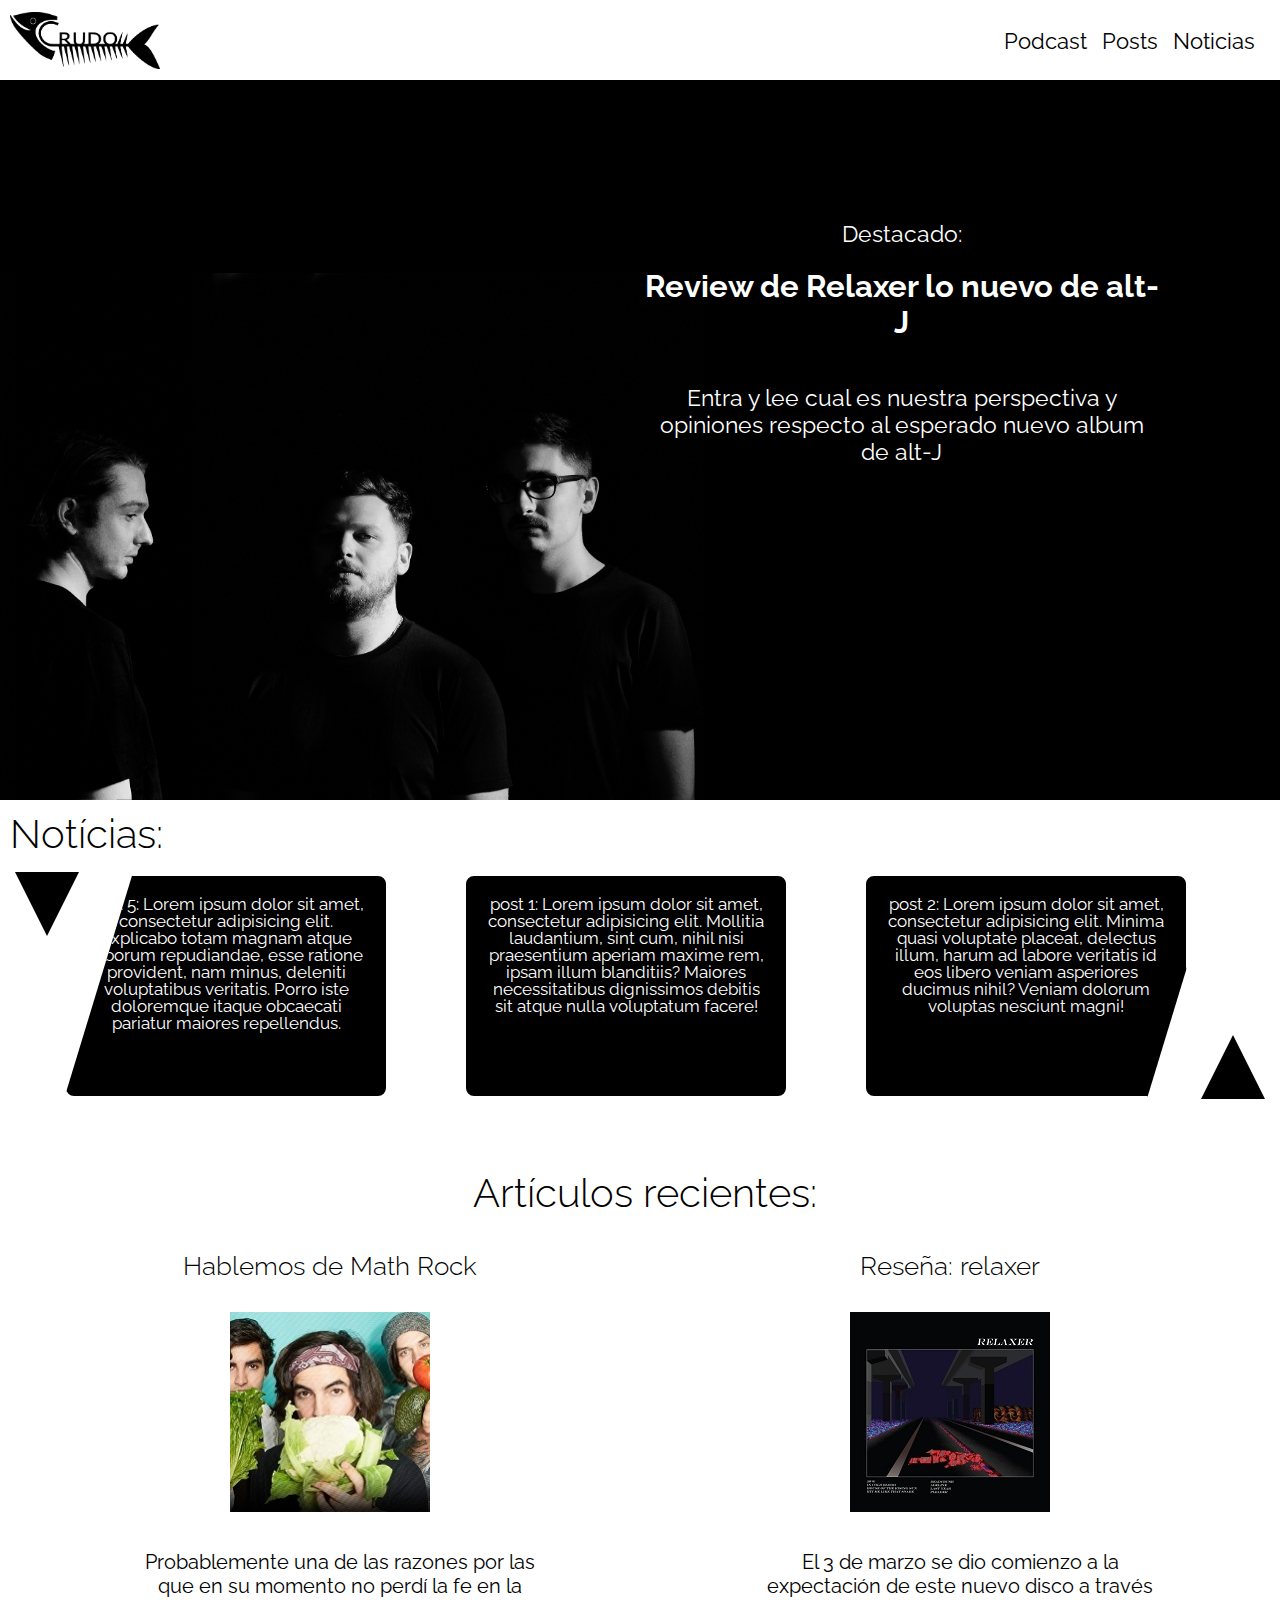
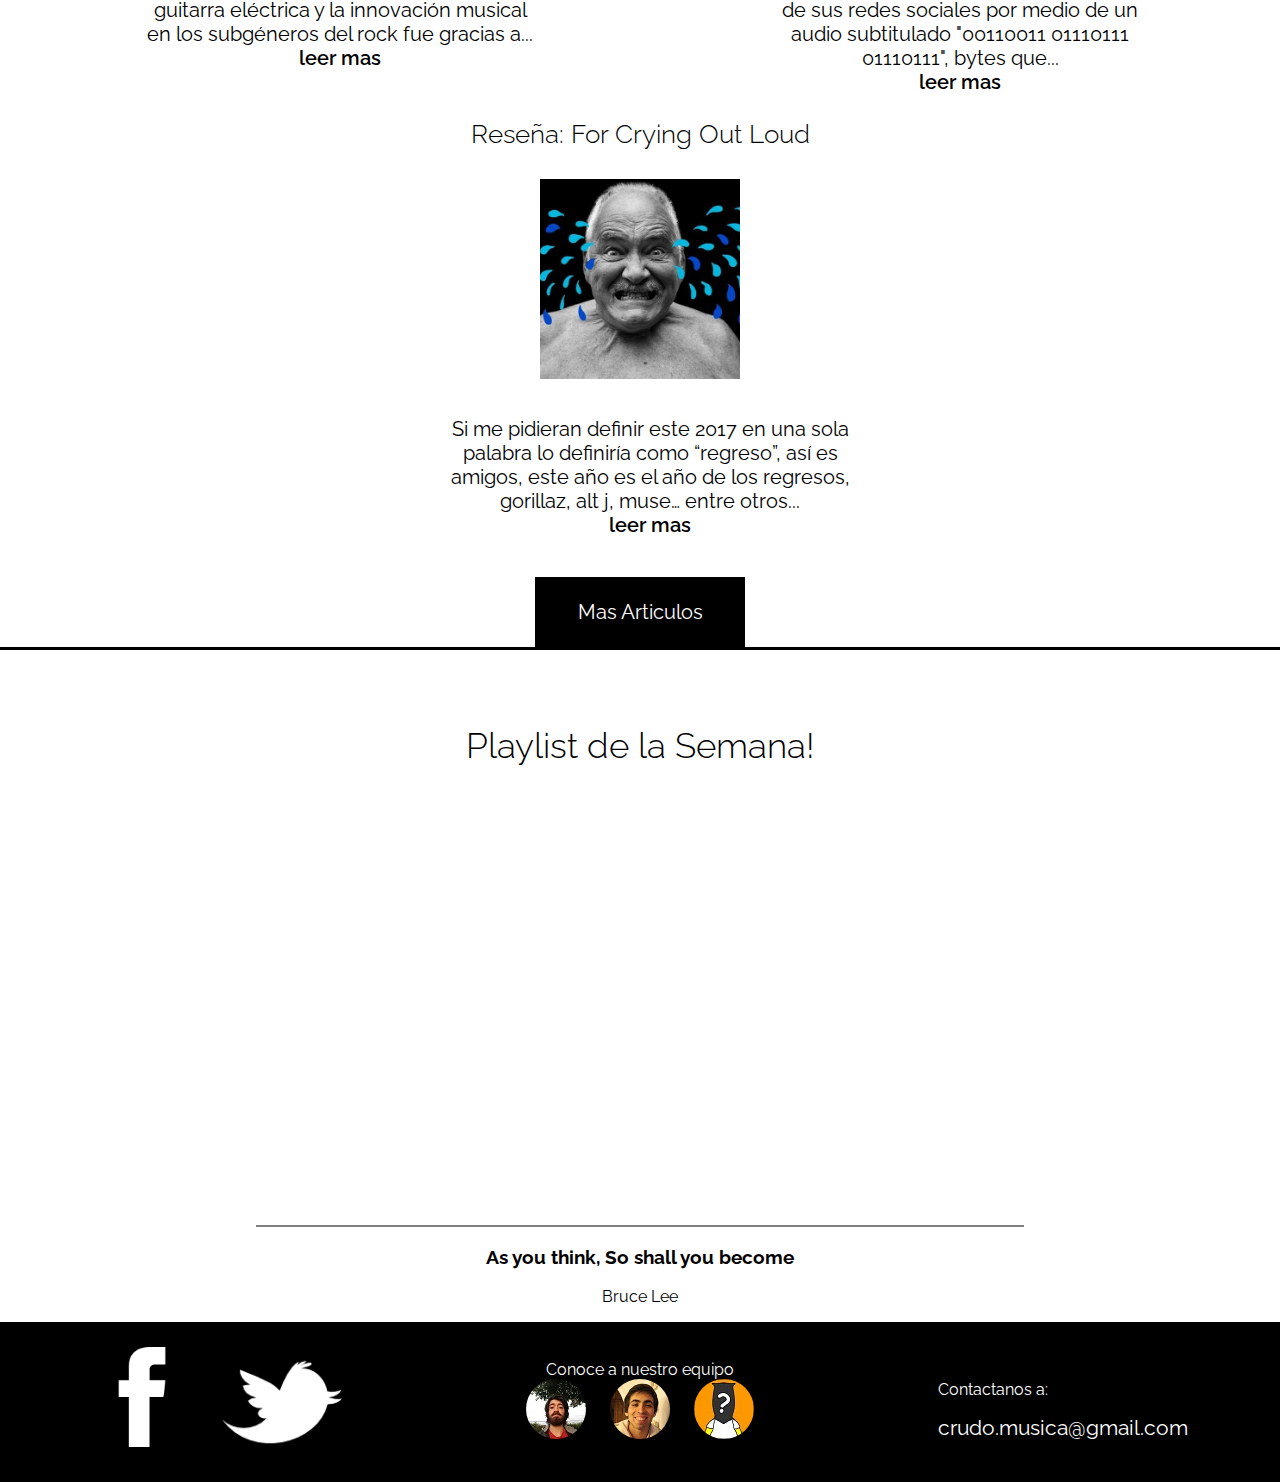
<file: index.html>
<!DOCTYPE html>
<html lang="en">
<head>
	<link rel="apple-touch-icon" sizes="180x180" href="favicon/apple-touch-icon.png">
	<link rel="icon" type="image/png" sizes="32x32" href="favicon/favicon-32x32.png">
	<link rel="icon" type="image/png" sizes="16x16" href="favicon/favicon-16x16.png">
	<link rel="manifest" href="favicon/manifest.json">
	<link rel="mask-icon" href="favicon/safari-pinned-tab.svg" color="#5bbad5">
	<meta name="theme-color" content="#ffffff">
	<link href="https://fonts.googleapis.com/css?family=Raleway:300|400|600" rel="stylesheet">
	<link rel="stylesheet" type="text/css" href="style.css">
	<meta charset="UTF-8">
	<title>Crudo | Musica y más</title>
</head>
<body> 
	<header>
		<a href="index.html" class="crudo">		
			<img src="img/crudologo.png" class="logo" alt="CRUDO" width="150px">
		</a>
		<nav>
			<ul>
				<a href=""><li>Podcast</li></a>
				<a href=""><li>Posts</li></a>
				<a href=""><li>Noticias</li></a>
			</ul>
		</nav>
	</header>
	<a href="relaxer/relaxer.html" class="dest">		
		<section class="destacado">
			<article class="dp">
				<span>Destacado:</span>
				<h1>Review de Relaxer lo nuevo de alt-J</h1>
				<p>Entra y lee cual es nuestra perspectiva y opiniones respecto al esperado nuevo album de alt-J</p>
			</article> 
		</section>
	</a>
	<section class="contenido" >
		<h3 class="ra">Notícias:</h3 class="">

		<div class="wrapper">
			
			<div class="artc">


				<a href="" class=""><article id="ar1">post 5: Lorem ipsum dolor sit amet, consectetur adipisicing elit. Explicabo totam magnam atque laborum repudiandae, esse ratione provident, nam minus, deleniti voluptatibus veritatis. Porro iste doloremque itaque obcaecati pariatur maiores repellendus.</article></a>
				<a href="" class=""><article id="ar2">post 1: Lorem ipsum dolor sit amet, consectetur adipisicing elit. Mollitia laudantium, sint cum, nihil nisi praesentium aperiam maxime rem, ipsam illum blanditiis? Maiores necessitatibus dignissimos debitis sit atque nulla voluptatum facere!</article></a>
				<a href="" class=""><article id="ar3">post 2: Lorem ipsum dolor sit amet, consectetur adipisicing elit. Minima quasi voluptate placeat, delectus illum, harum ad labore veritatis id eos libero veniam asperiores ducimus nihil? Veniam dolorum voluptas nesciunt magni!</article></a>
				<a href="" class=""><article id="ar4">post 3: Lorem ipsum dolor sit amet, consectetur adipisicing elit. Adipisci dolores, voluptatibus optio excepturi. Dignissimos eaque quo, quibusdam nesciunt nulla ducimus, consequuntur odit consequatur temporibus autem quidem voluptate, ea earum laudantium?</article></a>
				<a href="" class=""><article id="ar5">post 4: Lorem ipsum dolor sit amet, consectetur adipisicing elit. Tempore aperiam, labore sequi est esse nesciunt facere ipsa obcaecati minima a, incidunt itaque odio ipsum animi ipsam autem. Ad tenetur, quae!</article></a>		




				<a href="" class=""><article id="ar01">post 5: Lorem ipsum dolor sit amet, consectetur adipisicing elit. Mollitia laudantium, sint cum, nihil nisi praesentium aperiam maxime rem, ipsam illum blanditiis? Maiores necessitatibus dignissimos debitis sit atque nulla voluptatum facere!
				</article></a>
				<a href="" class=""><article id="ar02">post 1: Lorem ipsum dolor sit amet, consectetur adipisicing elit. Mollitia laudantium, sint cum, nihil nisi praesentium aperiam maxime rem, ipsam illum blanditiis? Maiores necessitatibus dignissimos debitis sit atque nulla voluptatum facere!
				</article></a>
				<a href="" class=""><article id="ar03">post 2: Lorem ipsum dolor sit amet, consectetur adipisicing elit. Minima quasi voluptate placeat, delectus illum, harum ad labore veritatis id eos libero veniam asperiores ducimus nihil? Veniam dolorum voluptas nesciunt magni!</article></a>
				<a href="" class=""><article id="ar04">post 3: Lorem ipsum dolor sit amet, consectetur adipisicing elit. Adipisci dolores, voluptatibus optio excepturi. Dignissimos eaque quo, quibusdam nesciunt nulla ducimus, consequuntur odit consequatur temporibus autem quidem voluptate, ea earum laudantium?</article></a>
				<a href="" class=""><article id="ar05">post 4: Lorem ipsum dolor sit amet, consectetur adipisicing elit. Tempore aperiam, labore sequi est esse nesciunt facere ipsa obcaecati minima a, incidunt itaque odio ipsum animi ipsam autem. Ad tenetur, quae!
				</article></a>		

				<a href="" class=""><article id="ar11">post 5: Lorem ipsum dolor sit amet, consectetur adipisicing elit. Explicabo totam magnam atque laborum repudiandae, esse ratione provident, nam minus, deleniti voluptatibus veritatis. Porro iste doloremque itaque obcaecati pariatur maiores repellendus.</article></a>
				<a href="" class=""><article id="ar12">post 1: Lorem ipsum dolor sit amet, consectetur adipisicing elit. Mollitia laudantium, sint cum, nihil nisi praesentium aperiam maxime rem, ipsam illum blanditiis? Maiores necessitatibus dignissimos debitis sit atque nulla voluptatum facere!</article></a>
				<a href="" class=""><article id="ar13">post 2: Lorem ipsum dolor sit amet, consectetur adipisicing elit. Minima quasi voluptate placeat, delectus illum, harum ad labore veritatis id eos libero veniam asperiores ducimus nihil? Veniam dolorum voluptas nesciunt magni!</article></a>
				<a href="" class=""><article id="ar14">post 3: Lorem ipsum dolor sit amet, consectetur adipisicing elit. Adipisci dolores, voluptatibus optio excepturi. Dignissimos eaque quo, quibusdam nesciunt nulla ducimus, consequuntur odit consequatur temporibus autem quidem voluptate, ea earum laudantium?</article></a>
				<a href="" class=""><article id="ar15">post 4: Lorem ipsum dolor sit amet, consectetur adipisicing elit. Tempore aperiam, labore sequi est esse nesciunt facere ipsa obcaecati minima a, incidunt itaque odio ipsum animi ipsam autem. Ad tenetur, quae!
				</article></a>			



			</div>
			<button type="button" class="aa" id="aa"></button>
			<button type="button" class="as" id="as"></button>
		</div>


				
		<div class="bot">
			<h3 class="ra">Artículos recientes:</h3>
			<div class="posts">
				
				<article class="post1"> 
					<h2>Hablemos de Math Rock</h2>	
					<a href="mathrock/mathrock.html"><img src="img/CHON.jpg" class="ipo" alt=""></a>	
					<div class="pcon">
						
						<p>Probablemente una de las razones por las que en su momento no perdí la fe en la guitarra eléctrica y la innovación musical en los subgéneros del rock fue gracias a...
						<a href="mathrock/mathrock.html" class="leer">leer mas</a>
						</p>

					</div>
									
				</article>		

				<article class="post2"> 
					<h2>Reseña: relaxer</h2>
					<a href="relaxer/relaxer.html"><img src="img/relaxer.jpg" class="ipo" alt=""></a>
					<div class="pcon">
						<p>El 3 de marzo se dio comienzo a la expectación de este nuevo disco a través de sus redes sociales por medio de un audio subtitulado "00110011 01110111 01110111", bytes que...
						<a href="relaxer/relaxer.html" class="leer">leer mas</a>
						</p>

					</div>
					

				</article>				
				<article class="post3"> 
					<h2>Reseña: For Crying Out Loud</h2>
					<a href="kasabian/kasabian.html"><img src="img/kasabian1.jpg" class="ipo"  alt=""></a>
					<div class="pcon">
						<p>Si me pidieran definir este 2017 en una sola palabra lo definiría como “regreso”, así es amigos, este año es el año de los regresos, gorillaz, alt j, muse… entre otros...
						<a href="kasabian/kasabian.html" class="leer">leer mas</a>
						</p>

					</div>
				</article>

				
			</div>



		</div>
		
		<a href="">
		<div class="maspost">
			Mas Articulos
		</div>
		</a>

	</section>

	<section class="bot2">



		<div class="pla">
			<div class="pl">
			<h3>Playlist de la Semana!</h3>
			<iframe src="https://open.spotify.com/embed/user/robdemarco/playlist/5eVrHs1MUYmOhWDTao8XfL" width="300" height="380" frameborder="0" allowtransparency="true"></iframe>
			</div>
		</div>

	</section>


	<section class="qo">
		<h3> As you think, So shall you become</h3>
		<p> Bruce Lee</p>
		
	</section>

	<footer>
		<div class="social">
			<a href=""><img src="img/icon4.png" class="social1"></a>
			<a href=""><img src="img/icon5.png" class="social2"></a>
		</div>
		
		<div class="equipo">
			Conoce a nuestro equipo	
			<div>
				<img src="infostaf/guillermo/guillermo.jpg" alt="" width="60">
				<img src="infostaf/roberto/roberto.jpg" alt="" width="60">
				<img src="infostaf/señorz/señorz.jpg" alt="" width="60">
			</div>

		</div>

		<div class="contacto">
			<p>Contactanos a: </p>
			<a href="mailto:crudo.musica@gmail.com">crudo.musica@gmail.com</a>	
		</div>

	</footer>


	
</body>
</html>
</file>
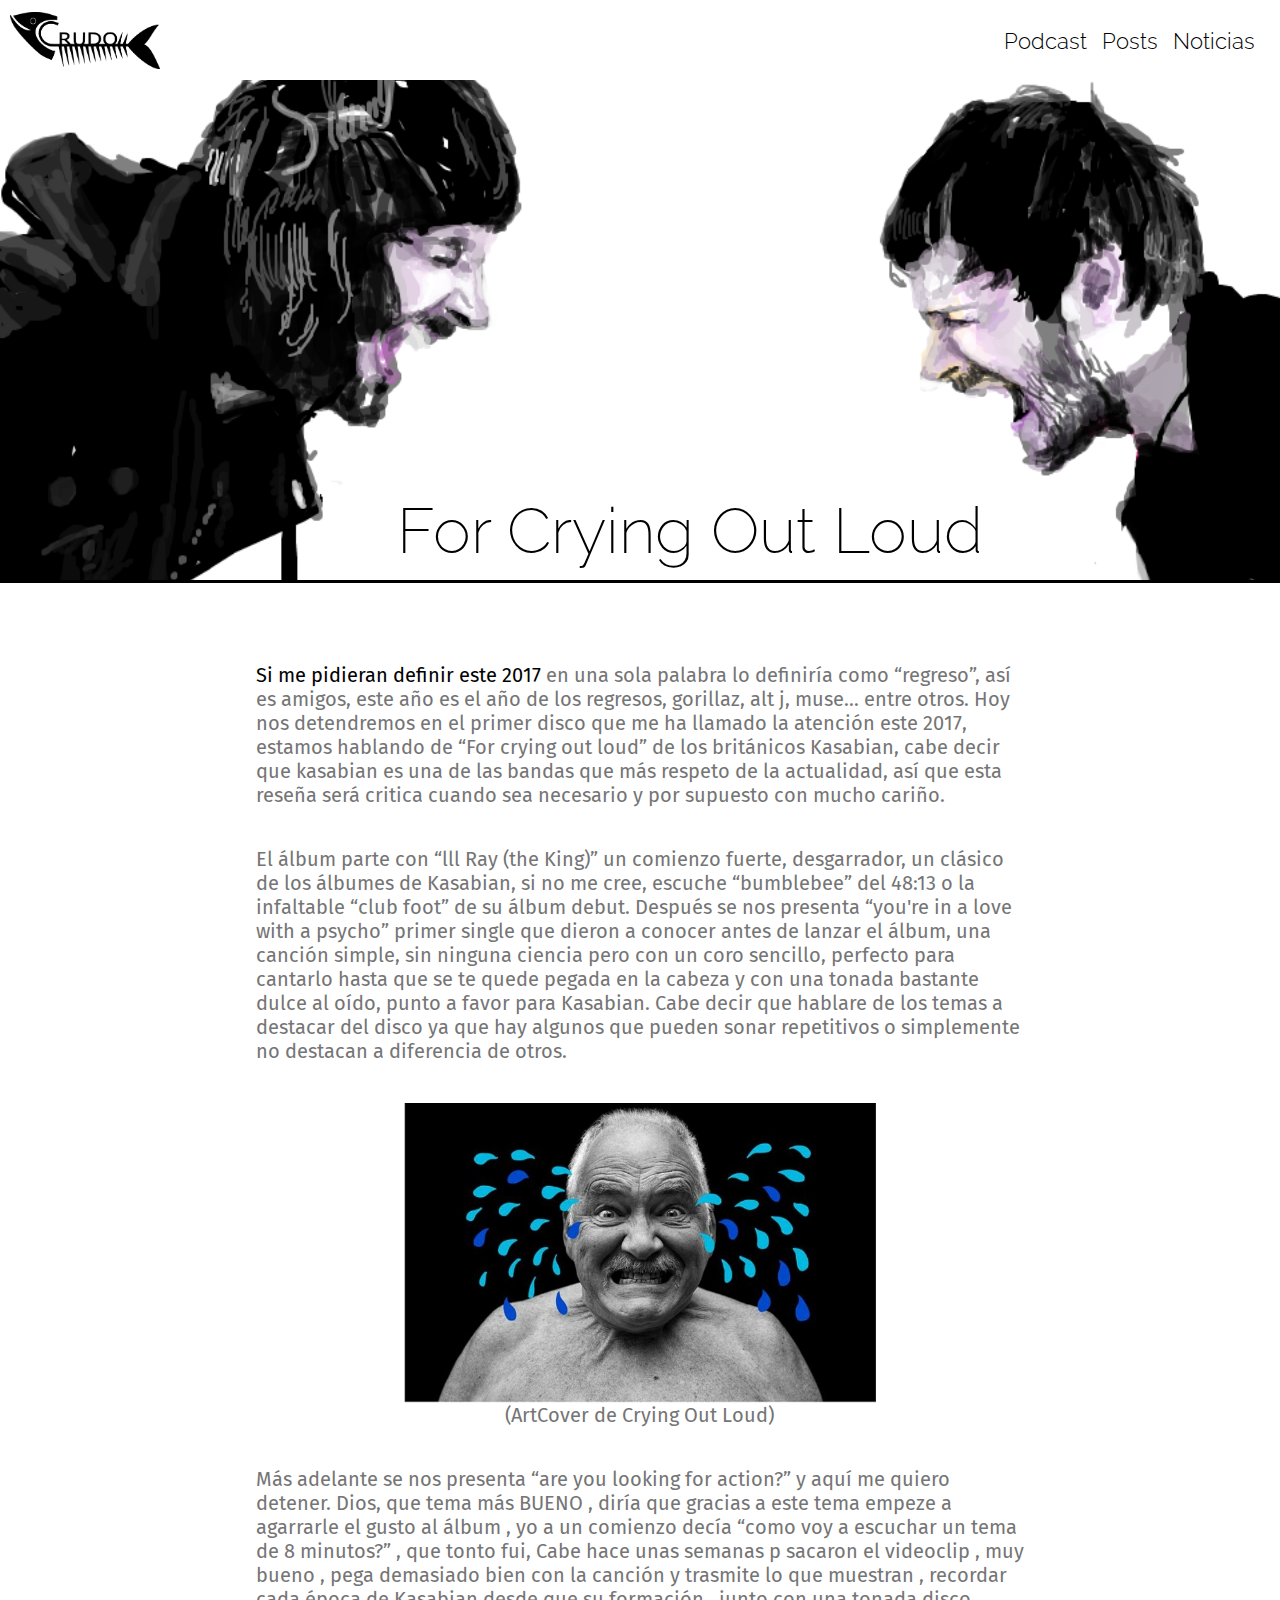
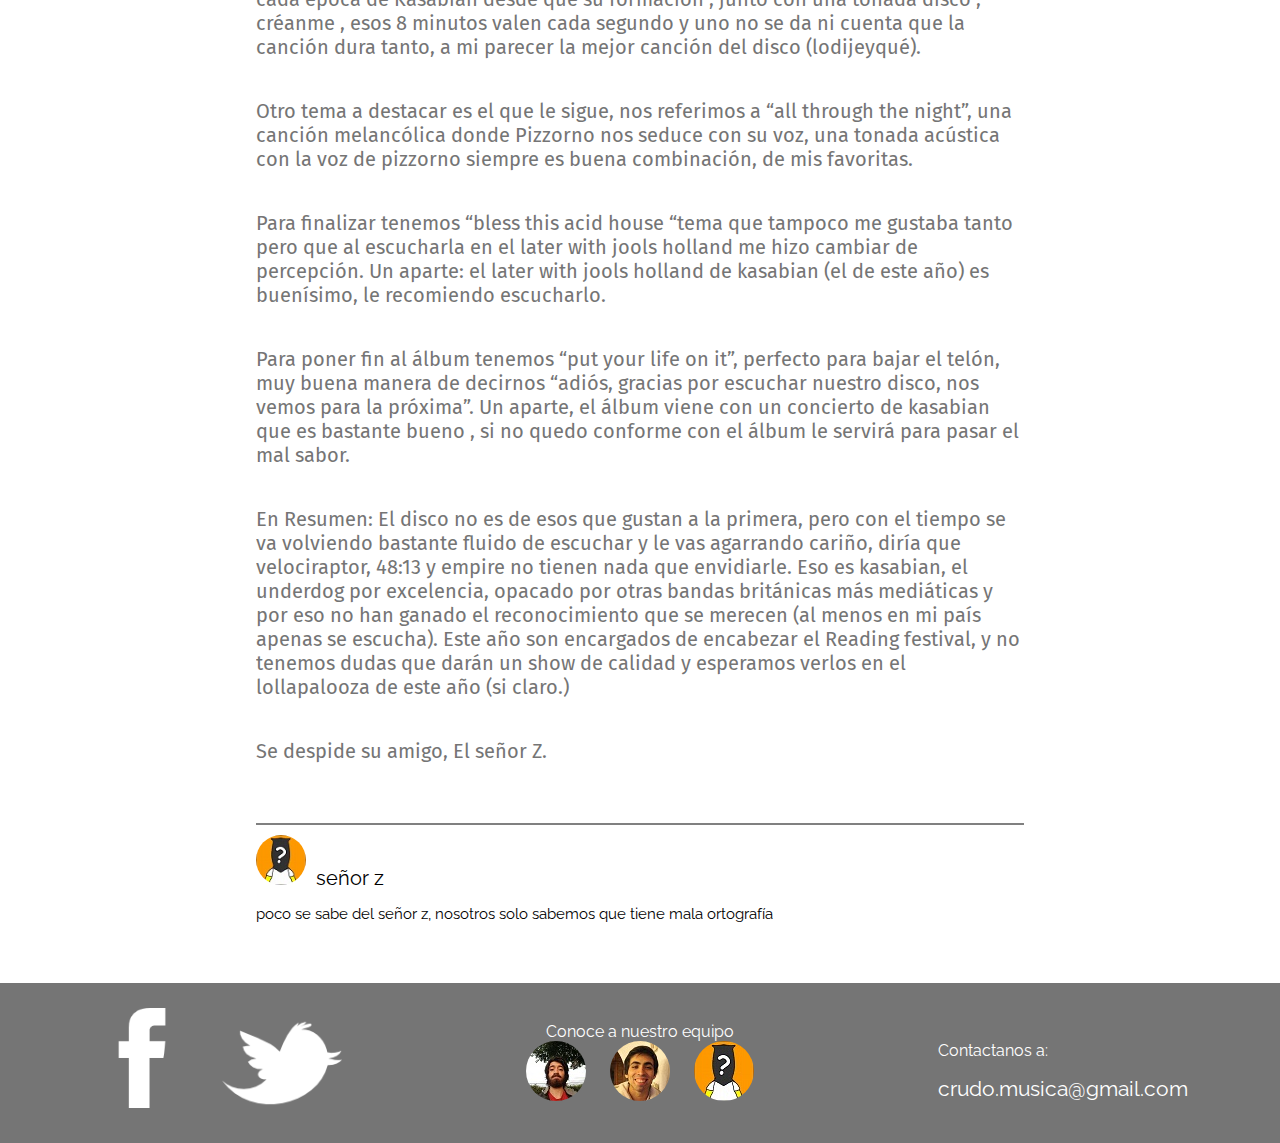
<file: kasabian/kasabian.html>
<!DOCTYPE html>
<html lang="en">
<head>
	<link rel="apple-touch-icon" sizes="180x180" href="../favicon/apple-touch-icon.png">
	<link rel="icon" type="image/png" sizes="32x32" href="../favicon/favicon-32x32.png">
	<link rel="icon" type="image/png" sizes="16x16" href="../favicon/favicon-16x16.png">
	<link rel="manifest" href="../favicon/manifest.json">
	<link rel="mask-icon" href="../favicon/safari-pinned-tab.svg" color="#5bbad5">
	<meta name="theme-color" content="#ffffff">

	<link href="https://fonts.googleapis.com/css?family=Fira+Sans:300,400|Raleway:300,400|" rel="stylesheet">
	<link rel="stylesheet" href="style.css">
	<meta charset="UTF-8">
	<title>Math Rock | Crudo</title>
</head>
<body>

	<header>
		<a href="../index.html" class="crudo">		
			<img src="img/crudologo.png" class="logo" alt="CRUDO" width="150px">
		</a>
		<nav>
			<ul>
				<a href=""><li>Podcast</li></a>
				<a href=""><li>Posts</li></a>
				<a href=""><li>Noticias</li></a>
			</ul>
		</nav>
	</header>
	<div class="bgt">
		<h1>For Crying Out Loud</h1>
	</div>

	<section class="bot">
		<div class="container">
			<div></div>
			<p><span class="negras"> Si me pidieran definir este 2017 </span>en una sola palabra lo definiría como “regreso”, así es amigos, este año es el año de los regresos, gorillaz, alt j, muse… entre otros.  Hoy nos detendremos en el primer disco que me ha llamado la atención este 2017, estamos hablando de “For crying out loud” de los británicos Kasabian, cabe decir que kasabian es una de las bandas que más respeto de la actualidad, así que esta reseña será critica cuando sea necesario y por supuesto con mucho cariño.</p>
			<div></div>
			<p> El álbum parte con “lll Ray (the King)” un comienzo fuerte, desgarrador, un clásico de los álbumes de Kasabian, si no me cree, escuche “bumblebee” del 48:13 o la infaltable “club foot” de su álbum debut. Después se nos presenta “you're in a love with a psycho”  primer single que dieron a conocer antes de lanzar el álbum, una canción simple, sin ninguna ciencia pero con un coro sencillo, perfecto para cantarlo hasta que se te quede pegada en la cabeza y con una tonada bastante dulce al oído, punto a favor para Kasabian. Cabe decir que hablare de los temas a destacar del disco ya que hay algunos que pueden sonar repetitivos o simplemente no destacan a diferencia de otros.</p>
			<div></div>
			<picture><img src="img/kasabian1.jpg" alt="" height="300px"></picture>
			<div style="text-align:center;margin:0 auto;">(ArtCover de Crying Out Loud)</div>
			<div></div>
			<P>Más adelante se nos presenta “are you looking for action?” y aquí me quiero detener. Dios, que tema más BUENO , diría que gracias a este tema empeze a agarrarle el gusto al álbum , yo a un comienzo decía “como voy a escuchar un tema de 8 minutos?” , que tonto fui, Cabe hace unas semanas p sacaron el videoclip , muy bueno , pega demasiado bien con la canción y trasmite lo que muestran , recordar cada época de Kasabian desde que su formación , junto con una tonada disco , créanme , esos 8 minutos valen cada segundo y uno no se da ni cuenta que la canción dura tanto, a mi parecer la mejor canción del disco (lodijeyqué).</P>
			<div></div>
			<P>Otro tema a destacar es el que le sigue, nos referimos a “all through the night”, una canción melancólica donde Pizzorno nos seduce con su voz, una tonada acústica con la voz de pizzorno siempre es buena combinación, de mis favoritas. </P>
			<div></div>
<!-- 			<picture><img src="img/TTNG.jpg" alt="" widht="600px"></picture> -->
			
			<div></div>
			<P> Para finalizar tenemos “bless this acid house “tema que tampoco me gustaba tanto pero que al escucharla en el later with jools holland me hizo cambiar de percepción. Un aparte: el later with jools holland de kasabian (el de este año) es buenísimo, le recomiendo escucharlo.
			</P>
			<div></div>
<!-- 			<picture><img src="img/TTNG2.jpg" alt=""></picture> -->
			<div></div>
			<P> Para poner fin al álbum tenemos “put your life on it”, perfecto para bajar el telón, muy buena manera de decirnos “adiós, gracias por escuchar nuestro disco, nos vemos para la próxima”.
			Un aparte, el álbum viene con un concierto de kasabian que es bastante bueno , si no quedo conforme con el álbum le servirá para pasar el mal sabor.
			</P>
			<div></div>
			<P> En Resumen: El disco no es de esos que gustan a la primera, pero con el tiempo se va volviendo bastante fluido de escuchar y le vas agarrando cariño, diría que velociraptor, 48:13 y empire no tienen nada que envidiarle.  Eso es kasabian, el underdog por excelencia, opacado por otras bandas británicas más mediáticas y por eso no han ganado el reconocimiento que se merecen (al menos en mi país apenas se escucha). Este año son encargados de encabezar el Reading festival, y no  tenemos dudas que darán un show de calidad y esperamos verlos en el lollapalooza de este año (si claro.) </P>
			<div></div>
			<P> Se despide su amigo, El señor Z.  </P>
		</div>
		<div></div>
	</section>
	<section class="autor">
		<article class="G1"> <img src="img/señorz.jpg" alt="" width="50px">señor z		
			<p>poco se sabe del señor z, nosotros solo sabemos que tiene mala ortografía</p>
		</article>
	</section>
	<footer>
		<div class="social">
			<a href=""><img src="img/icon4.png" class="social1"></a>
			<a href=""><img src="img/icon5.png" class="social2"></a>
		</div>
		
		<div class="equipo">
			Conoce a nuestro equipo	
			<div>
				<img src="img/guillermo.jpg" alt="" width="60">
				<img src="img/roberto.jpg" alt="" width="60">
				<img src="img/señorz.jpg" alt="" width="60">
			</div>

		</div>

		<div class="contacto">
			<p>Contactanos a: </p>
			<a href="mailto:crudo.musica@gmail.com">crudo.musica@gmail.com</a>	
		</div>

	</footer>
</body>
</html>
</file>
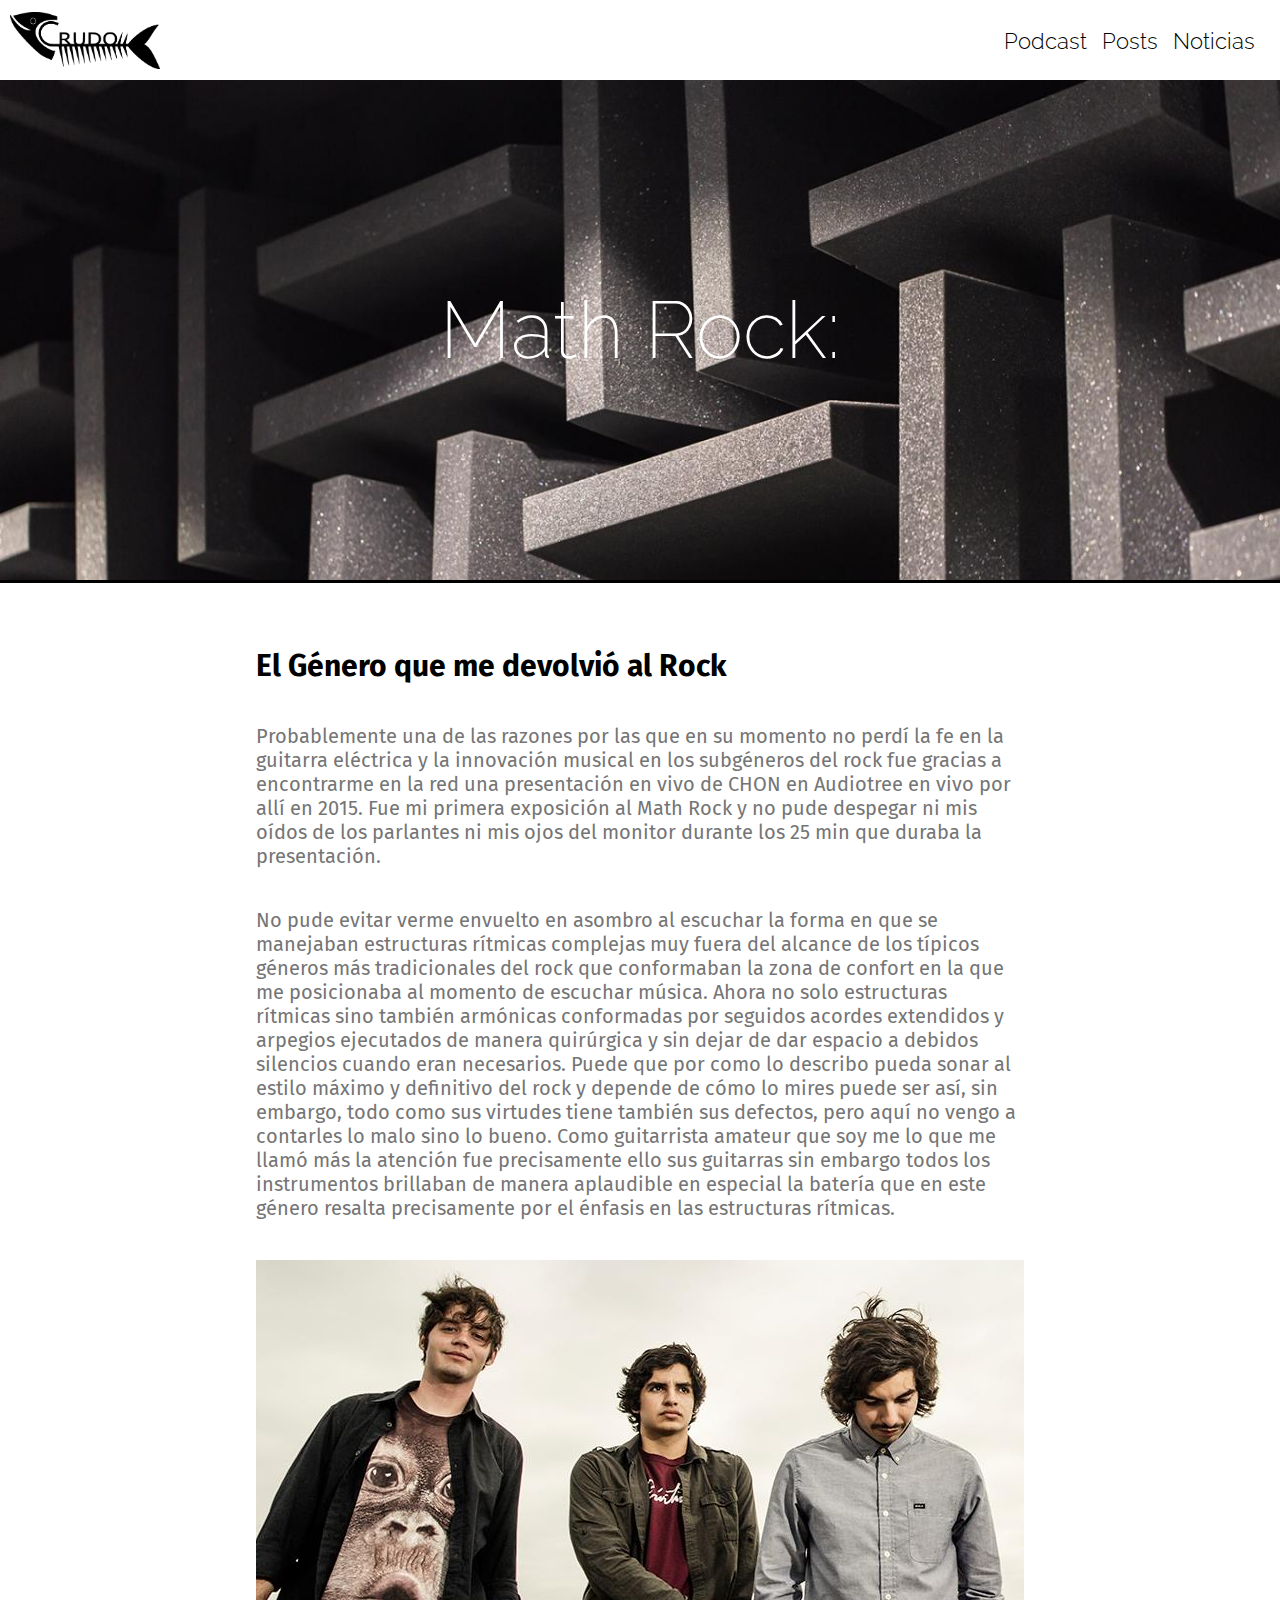
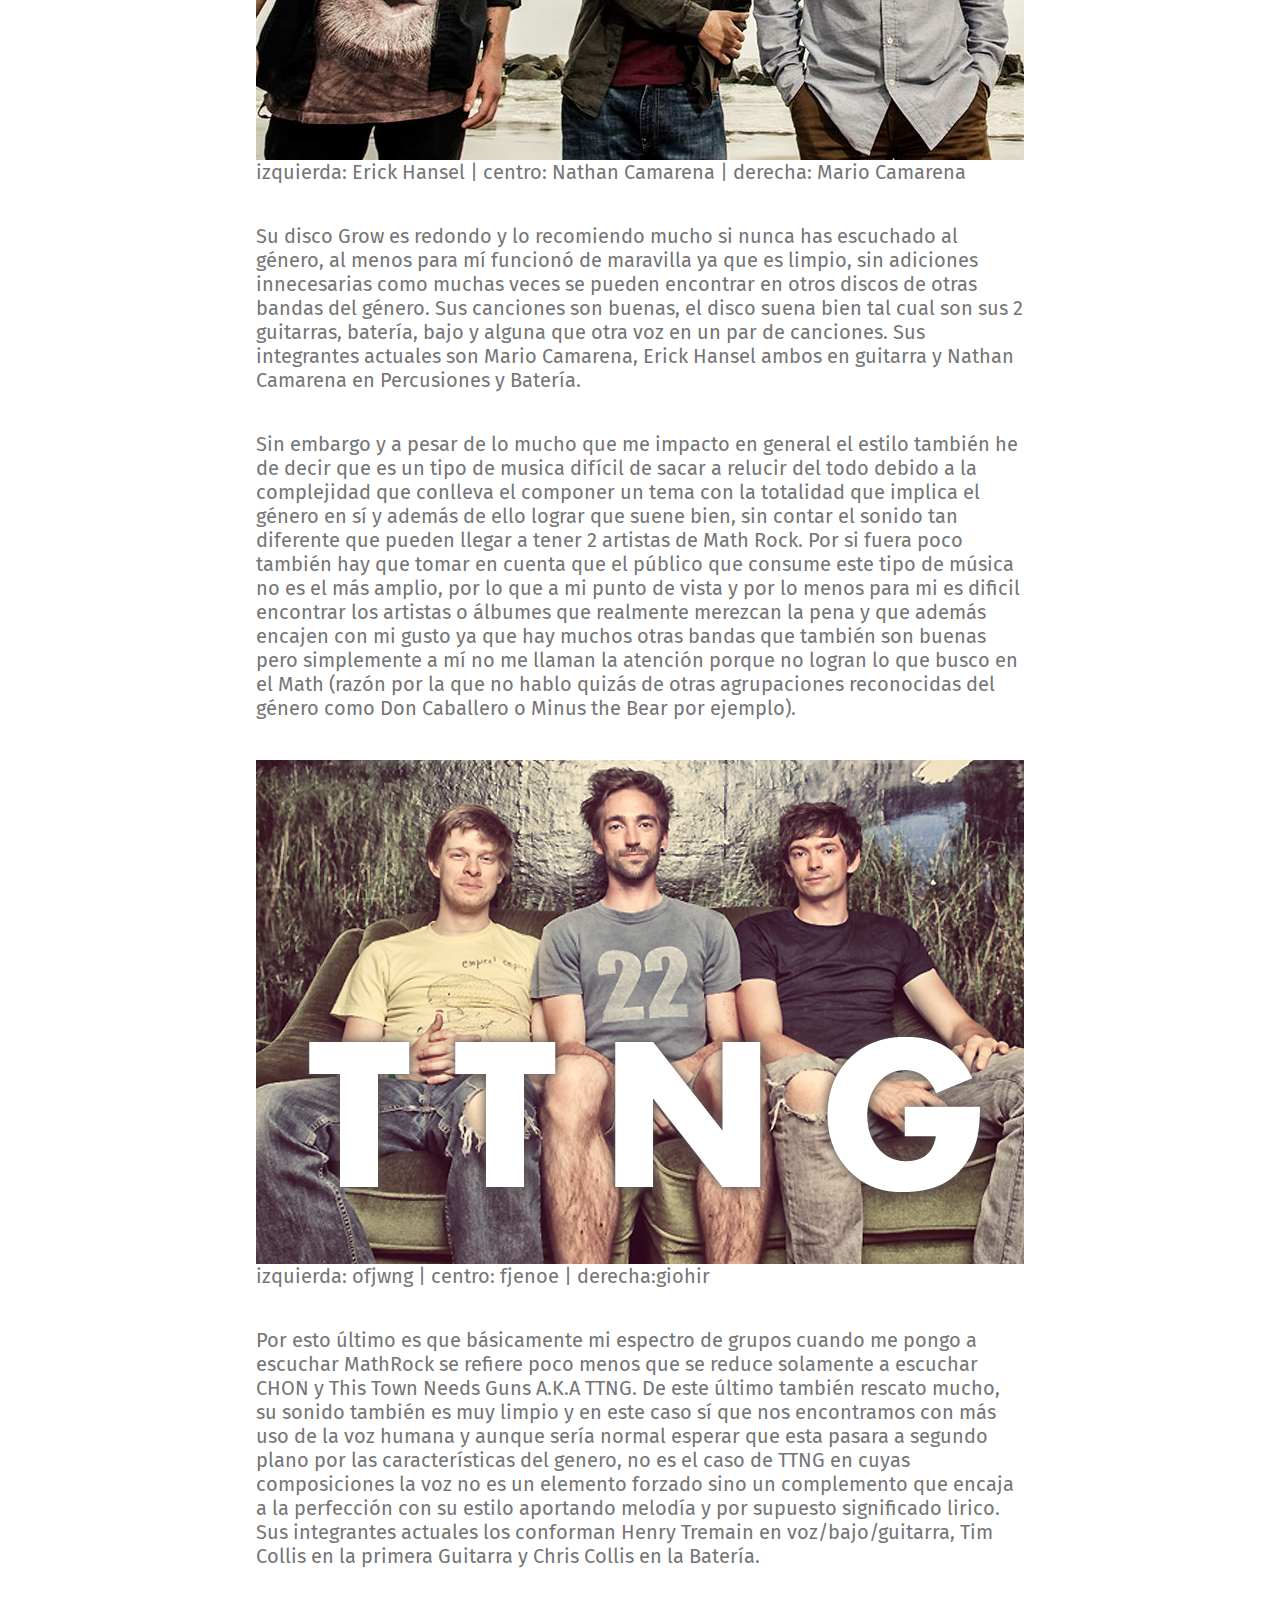
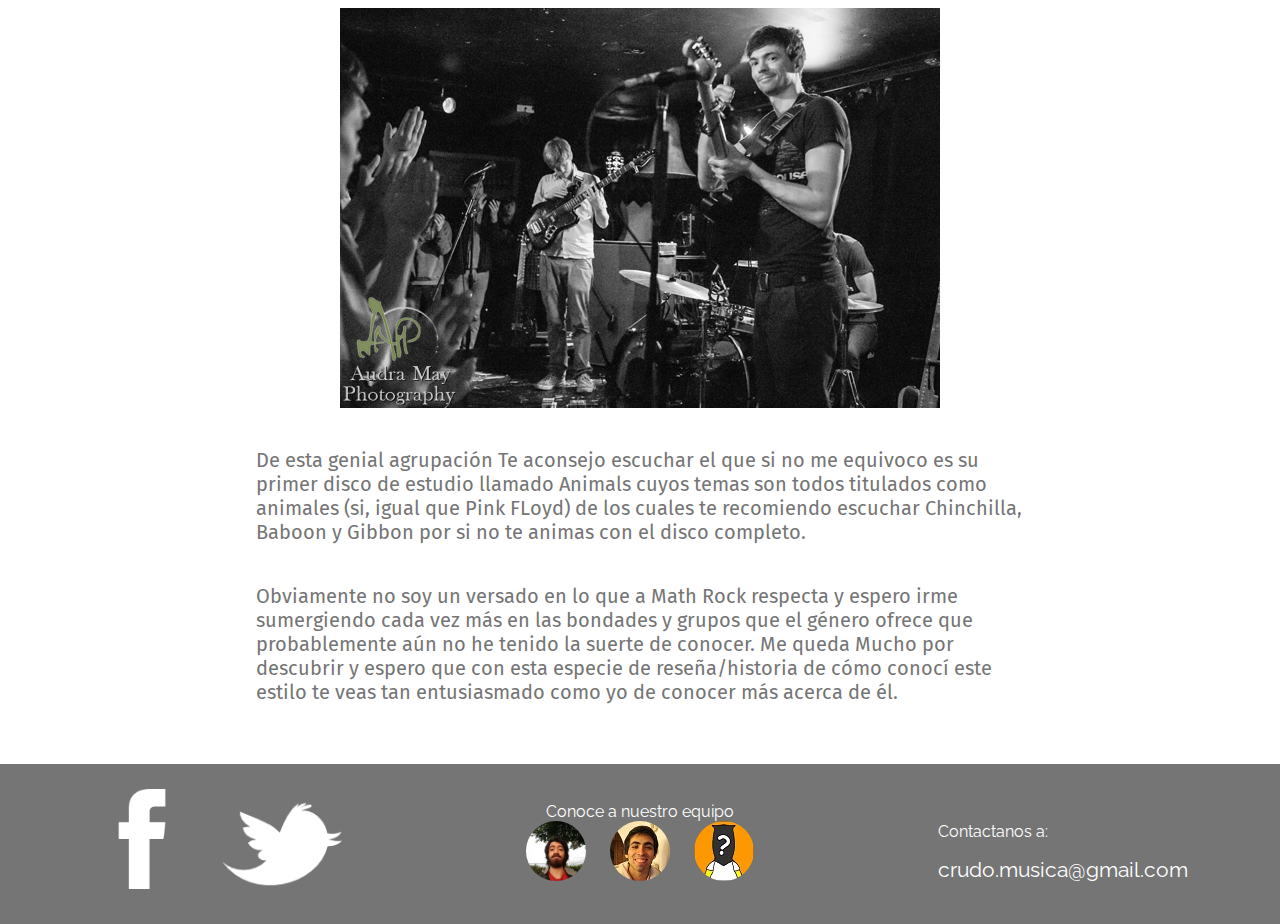
<file: mathrock/mathrock.html>
<!DOCTYPE html>
<html lang="en">
<head>
	<link href="https://fonts.googleapis.com/css?family=Fira+Sans:300,400|Raleway:300,400|" rel="stylesheet">
	<link rel="stylesheet" href="style.css">
	<meta charset="UTF-8">
	<title>Document</title>
</head>
<body>

	<header>
		<a href="../index.html" class="crudo">		
			<img src="img/crudologo.png" class="logo" alt="CRUDO" width="150px">
		</a>
		<nav>
			<ul>
				<a href=""><li>Podcast</li></a>
				<a href=""><li>Posts</li></a>
				<a href=""><li>Noticias</li></a>
			</ul>
		</nav>
	</header>
	<div class="bgt">
		<h1>Math Rock:</h1>
	</div>

	<section class="bot">
		<div class="container">
			<h2 class="subt">El Género que me devolvió al Rock</h2>
			<div></div>
			<p> Probablemente una de las razones por las que en su momento no perdí la fe en la guitarra eléctrica y la innovación musical en los subgéneros del rock fue gracias a encontrarme en la red una presentación en vivo de CHON en Audiotree en vivo por allí en 2015. Fue mi primera exposición al Math Rock y no pude despegar ni mis oídos de los parlantes ni mis ojos del monitor durante los 25 min que duraba la presentación.</p>
			<div></div>
			<p> No pude evitar verme envuelto en asombro al escuchar la forma en que se manejaban estructuras rítmicas complejas muy fuera del alcance de los típicos géneros más tradicionales del rock que conformaban la zona de confort en la que me posicionaba al momento de escuchar música. Ahora no solo estructuras rítmicas sino también armónicas conformadas por seguidos acordes extendidos y arpegios ejecutados de manera quirúrgica y sin dejar de dar espacio a debidos silencios cuando eran necesarios. Puede que por como lo describo pueda sonar al estilo máximo y definitivo del rock y depende de cómo lo mires puede ser así, sin embargo, todo como sus virtudes tiene también sus defectos, pero aquí no vengo a contarles lo malo sino lo bueno. Como guitarrista amateur que soy me lo que me llamó más la atención fue precisamente ello sus guitarras sin embargo todos los instrumentos brillaban de manera aplaudible en especial la batería que en este género resalta precisamente por el énfasis en las estructuras rítmicas.</p>
			<div></div>
			<picture><img src="img/CHON1.jpeg" alt="" height="60%"></picture>
			izquierda: Erick Hansel | centro: Nathan Camarena | derecha: Mario Camarena
			<div></div>
			<P>Su disco Grow es redondo y lo recomiendo mucho si nunca has escuchado al género, al menos para mí funcionó de maravilla ya que es limpio, sin adiciones innecesarias como muchas veces se pueden encontrar en otros discos de otras bandas del género. Sus canciones son buenas, el disco suena bien tal cual son sus 2 guitarras, batería, bajo y alguna que otra voz en un par de canciones. Sus integrantes actuales son Mario Camarena, Erick Hansel ambos en guitarra y Nathan Camarena en Percusiones y Batería. </P>
			<div></div>
			<P>Sin embargo y a pesar de lo mucho que me impacto en general el estilo también he de decir que es un tipo de musica difícil de sacar a relucir del todo debido a la complejidad que conlleva el componer un tema con la totalidad que implica el género en sí y además de ello lograr que suene bien, sin contar el sonido tan diferente que pueden llegar a tener 2 artistas de Math Rock. Por si fuera poco también hay que tomar en cuenta que el público que consume este tipo de música no es el más amplio, por lo que a mi punto de vista y por lo menos para mi es dificil encontrar los artistas o álbumes que realmente merezcan la pena y que además encajen con mi gusto ya que hay muchos otras bandas que también son buenas pero simplemente a mí no me llaman la atención porque no logran lo que busco en el Math (razón por la que no hablo quizás de otras agrupaciones reconocidas del género como Don Caballero o Minus the Bear por ejemplo). </P>
			<div></div>
			<picture><img src="img/TTNG.jpg" alt="" widht="600px"></picture>
			izquierda: ofjwng | centro: fjenoe | derecha:giohir
			<div></div>
			<P> Por esto último es que básicamente mi espectro de grupos cuando me pongo a escuchar MathRock se refiere poco menos que se reduce solamente a escuchar CHON y This Town Needs Guns A.K.A TTNG.
De este último también rescato mucho, su sonido también es muy limpio y en este caso sí que nos encontramos con más uso de la voz humana y aunque sería normal esperar que esta pasara a segundo plano por las características del genero, no es el caso de TTNG en cuyas composiciones la voz no es un elemento forzado sino un complemento que encaja a la perfección con su estilo aportando melodía y por supuesto significado lirico. Sus integrantes actuales los conforman Henry Tremain en voz/bajo/guitarra, Tim Collis en la primera Guitarra y Chris Collis en la Batería.
</P>
			<div></div>
			<picture><img src="img/TTNG2.jpg" alt=""></picture>
			<div></div>
			<P> De esta genial agrupación Te aconsejo escuchar el que si no me equivoco es su primer disco de estudio llamado Animals cuyos temas son todos titulados como animales (si, igual que Pink FLoyd) de los cuales te recomiendo escuchar Chinchilla, Baboon y Gibbon por si no te animas con el disco completo.</P>
			<div></div>
			<P> Obviamente no soy un versado en lo que a Math Rock respecta y espero irme sumergiendo cada vez más en las bondades y grupos que el género ofrece que probablemente aún no he tenido la suerte de conocer. Me queda Mucho por descubrir y espero que con esta especie de reseña/historia de cómo conocí este estilo te veas tan entusiasmado como yo de conocer más acerca de él.</P>
		</div>
		<div></div>
	</section>
	<footer>
		<div class="social">
			<a href=""><img src="img/icon4.png" class="social1"></a>
			<a href=""><img src="img/icon5.png" class="social2"></a>
		</div>
		
		<div class="equipo">
			Conoce a nuestro equipo	
			<div>
				<img src="img/guillermo.jpg" alt="" width="60">
				<img src="img/roberto.jpg" alt="" width="60">
				<img src="img/señorz.jpg" alt="" width="60">
			</div>

		</div>

		<div class="contacto">
			<p>Contactanos a: </p>
			<a href="mailto:crudo.musica@gmail.com">crudo.musica@gmail.com</a>	
		</div>

	</footer>
</body>
</html>
</file>
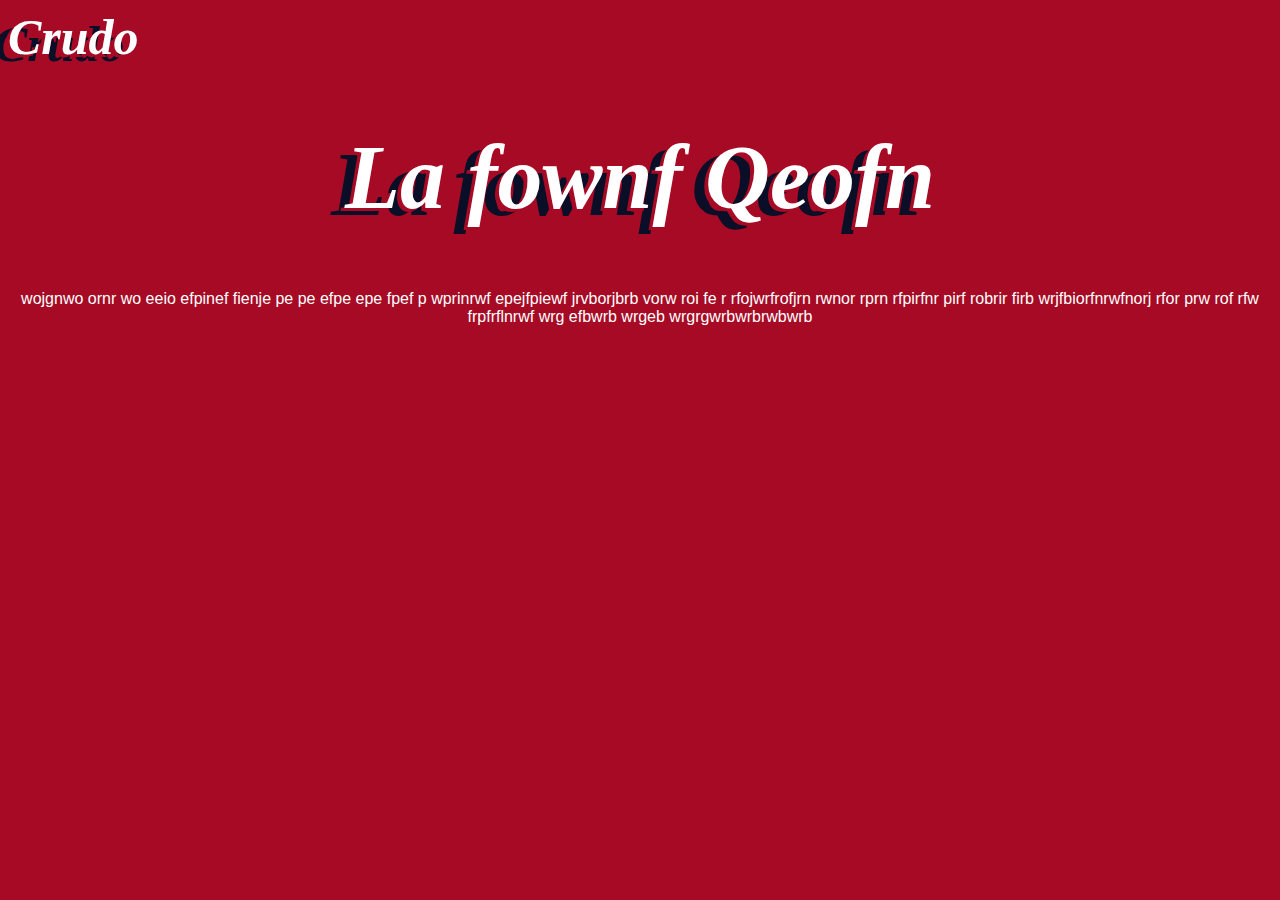
<file: post coffee/coffee.html>
<!DOCTYPE html>
<html lang="en">
<head>
	<link rel="stylesheet" href="style.css">
	<meta charset="UTF-8">
	<title>Document</title>
</head>
<body>
	<header>Crudo</header>
	<section>
		<h1> La fownf Qeofn </h1>
		<p>wojgnwo ornr wo eeio efpinef fienje pe pe efpe epe fpef p wprinrwf epejfpiewf 
		jrvborjbrb vorw roi fe r rfojwrfrofjrn rwnor rprn rfpirfnr pirf robrir firb
		wrjfbiorfnrwfnorj rfor prw rof rfw frpfrflnrwf wrg efbwrb wrgeb wrgrgwrbwrbrwbwrb</p>
	</section>
	
</body>
</html>
</file>
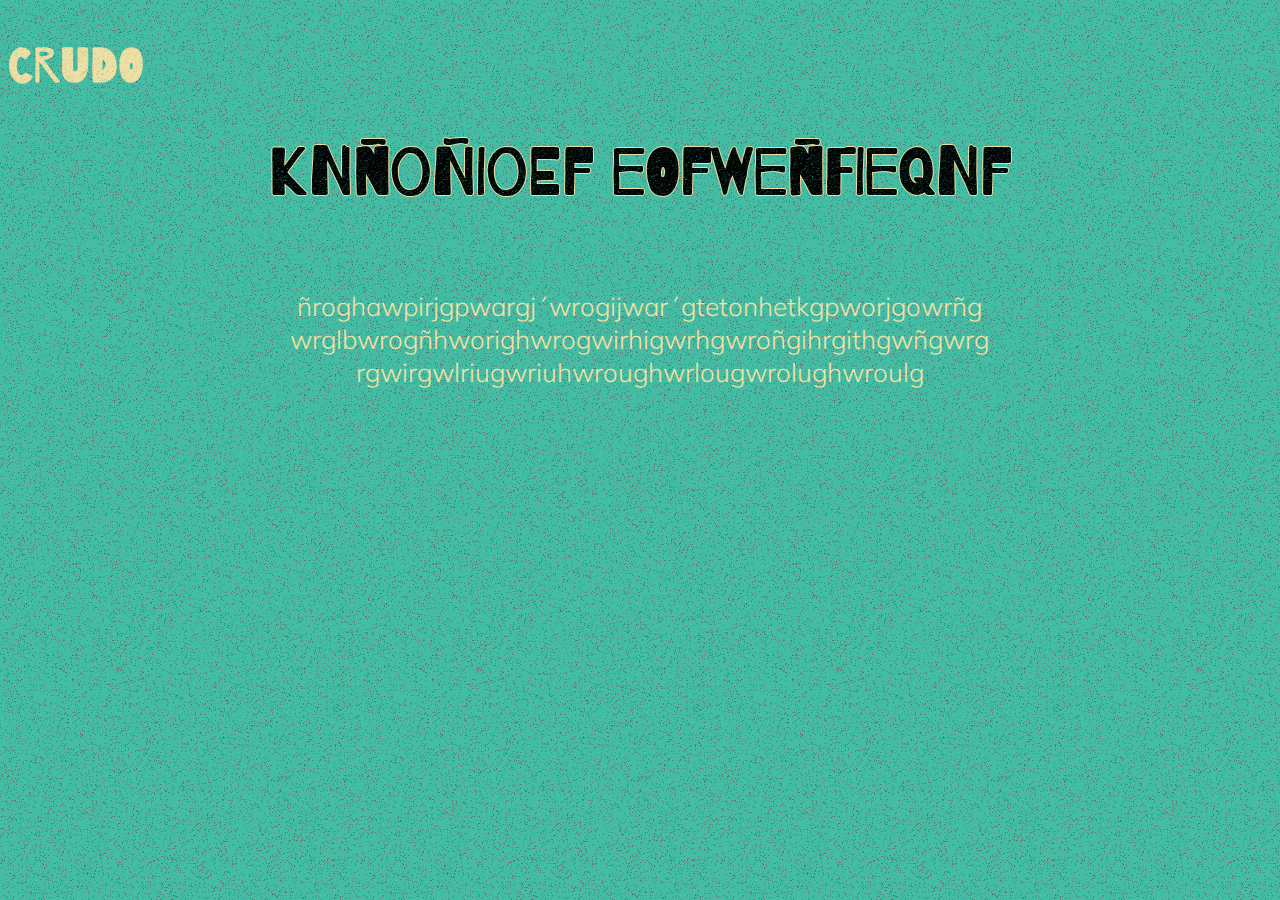
<file: post indie/indie.html>
<!DOCTYPE html>
<html lang="en">
<head>
	<link href="https://fonts.googleapis.com/css?family=Barrio|Muli:300,400,600" rel="stylesheet">
	<link rel="stylesheet" type="text/css" href="css/style.css">
	<meta charset="UTF-8">
	<title>Document</title>
</head>
<body> 
	<header class="grit"><h2>Crudo</h2></header>
	<section class="titulo"><h1 class="grit"> knñoñioef eofweñfieqnf</h1></section>
	<section class="contenido" >
		<p> ñroghawpirjgpwargj´wrogijwar´gtetonhetkgpworjgowrñg
		wrglbwrogñhworighwrogwirhigwrhgwroñgihrgithgwñgwrg
		rgwirgwlriugwriuhwroughwrlougwrolughwroulg </p>
	</section>
	
</body>
</html>
</file>
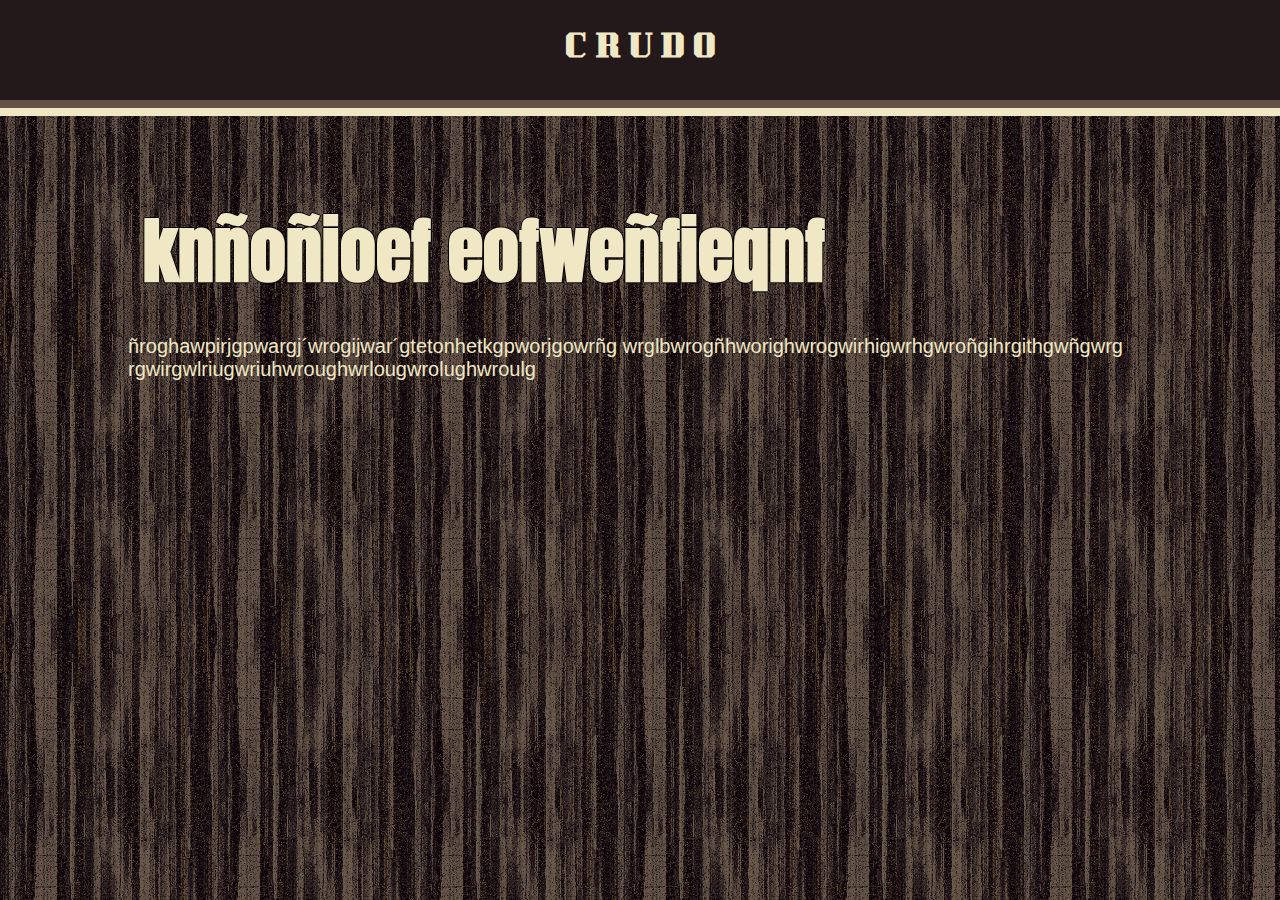
<file: post modern/modern.html>
<!DOCTYPE html>
<html lang="en">
<head>
	<link href="https://fonts.googleapis.com/css?family=Anton|Kumar+One" rel="stylesheet">
	<link rel="stylesheet" type="text/css" href="style.css">
	<meta charset="UTF-8">
	<title>Document</title>
</head>
<body> 
	<header class="grit"><div><h2>C R U D O</h2></div></header>
	<div class="sep"></div>
	<section class="titulo"><h1 class="grit"> knñoñioef eofweñfieqnf</h1></section>
	<section class="contenido" >
		<p> ñroghawpirjgpwargj´wrogijwar´gtetonhetkgpworjgowrñg
		wrglbwrogñhworighwrogwirhigwrhgwroñgihrgithgwñgwrg
		rgwirgwlriugwriuhwroughwrlougwrolughwroulg </p>
	</section>
	
</body>
</html>
</file>
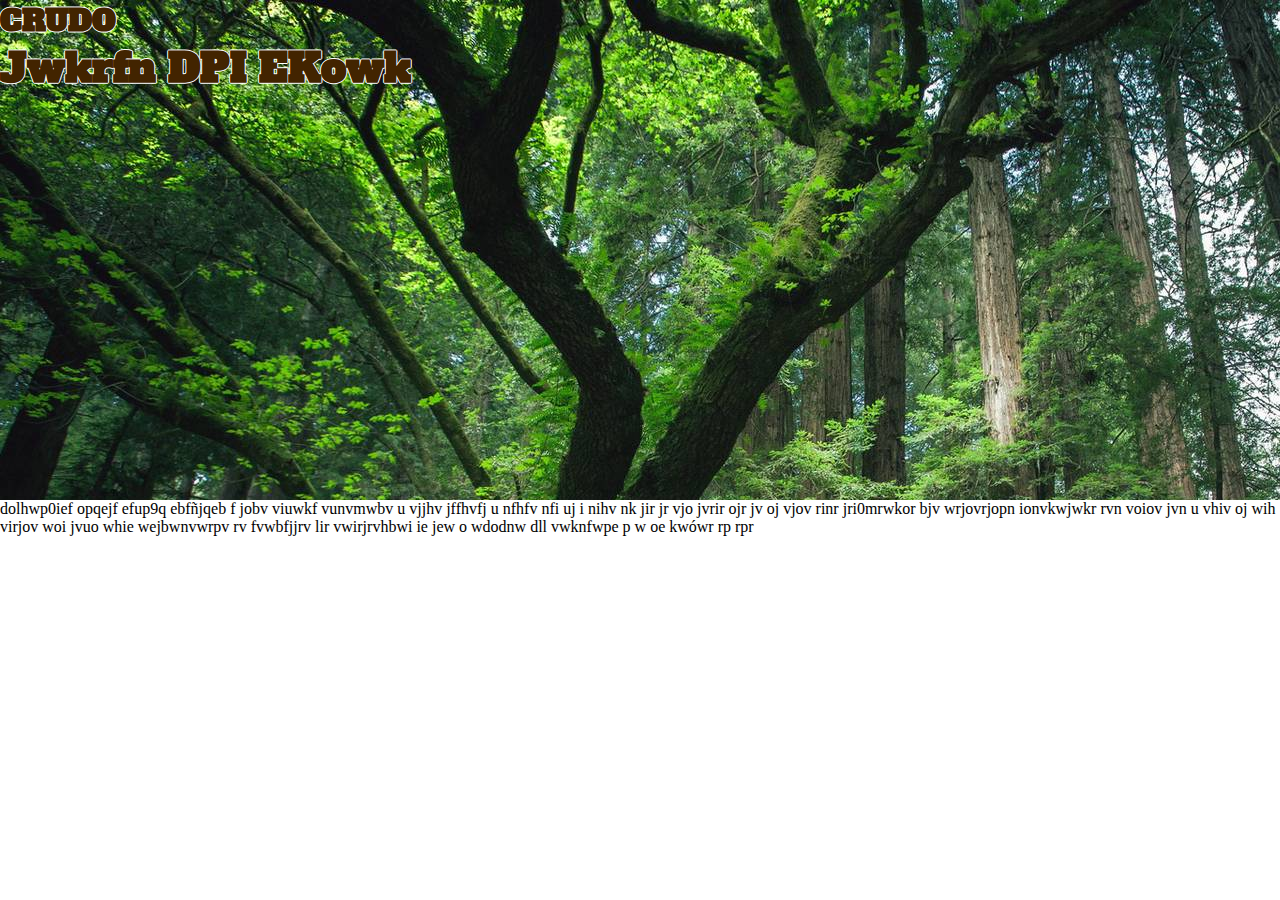
<file: post nature/nature.html>
<!DOCTYPE html>
<html lang="en">
<head>
	<link href="https://fonts.googleapis.com/css?family=Alfa+Slab+One" rel="stylesheet">
	<link rel="stylesheet" href="style.css">
	<meta charset="UTF-8">
	<title>Document</title>
</head>
<body>
	<header>
		<div>
			<h2>CRUDO</h2>
			<h1>Jwkrfn DPI EKowk</h1>
			
		</div>
	</header>
	<section>
		<p>
		dolhwp0ief opqejf efup9q ebfñjqeb f jobv viuwkf vunvmwbv u  vjjhv jffhvfj  u nfhfv nfi uj i nihv 
		nk jir jr vjo jvrir ojr jv oj vjov rinr jri0mrwkor bjv wrjovrjopn ionvkwjwkr rvn voiov jvn u vhiv oj
		wih virjov woi jvuo whie wejbwnvwrpv rv fvwbfjjrv lir vwirjrvhbwi ie jew o wdodnw dll vwknfwpe p
		w oe kwówr rp rpr
		</p>
	</section>
	
</body>
</html>
</file>
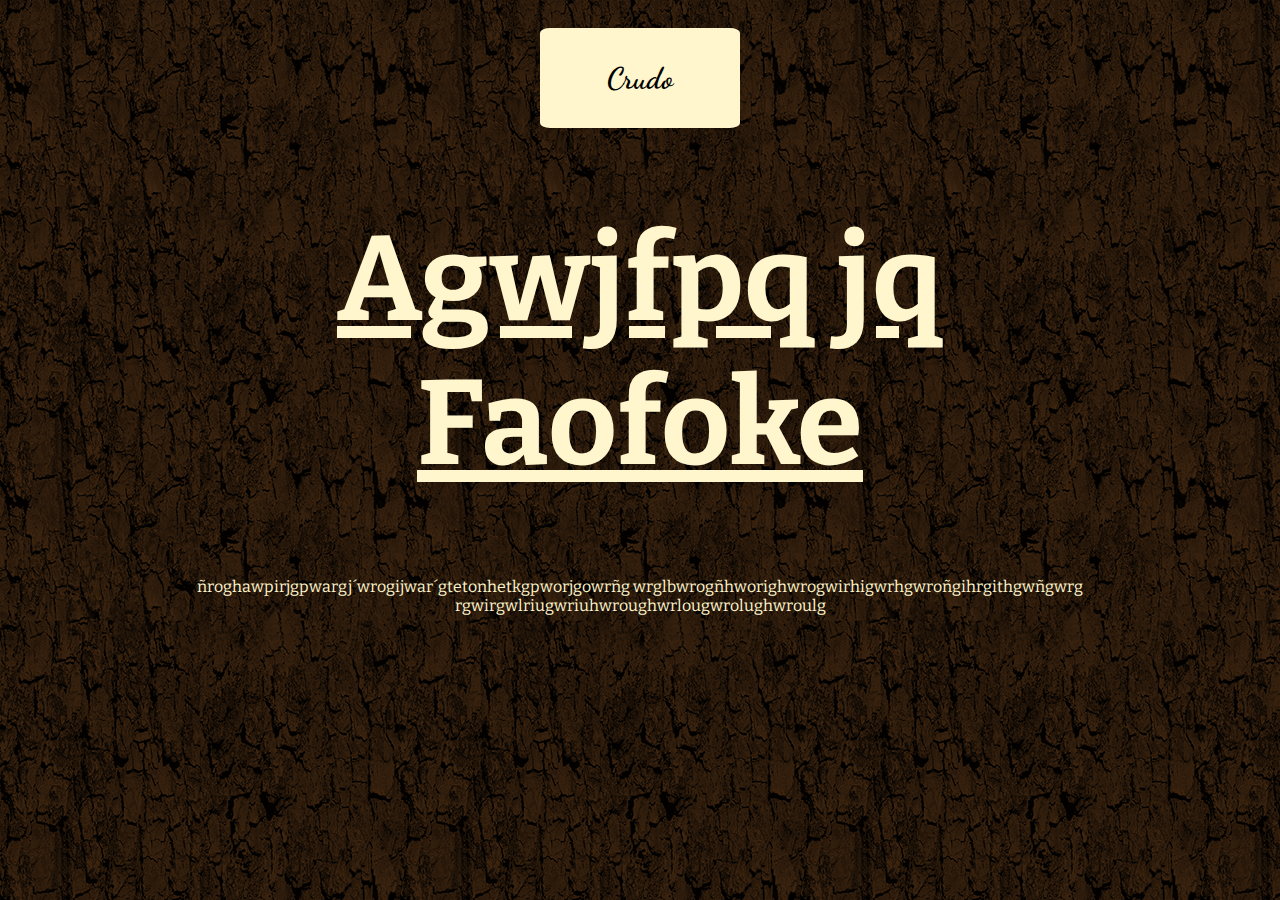
<file: post vin/vin.html>
<!DOCTYPE html>
<html lang="en">
<head>
	<link href="https://fonts.googleapis.com/css?family=Dancing+Script|Bitter" rel="stylesheet">
	<link rel="stylesheet" type="text/css" href="style.css">
	<meta charset="UTF-8">
	<title>Document</title>
</head>
<body> 
	<header class="grit"><div><h2>Crudo</h2></div></header>
	<section class="titulo"><h1 class="grit"> Agwjfpq jq Faofoke</h1></section>
	<section class="contenido" >
		<p> ñroghawpirjgpwargj´wrogijwar´gtetonhetkgpworjgowrñg
		wrglbwrogñhworighwrogwirhigwrhgwroñgihrgithgwñgwrg
		rgwirgwlriugwriuhwroughwrlougwrolughwroulg </p>
	</section>
	
</body>
</html>
</file>
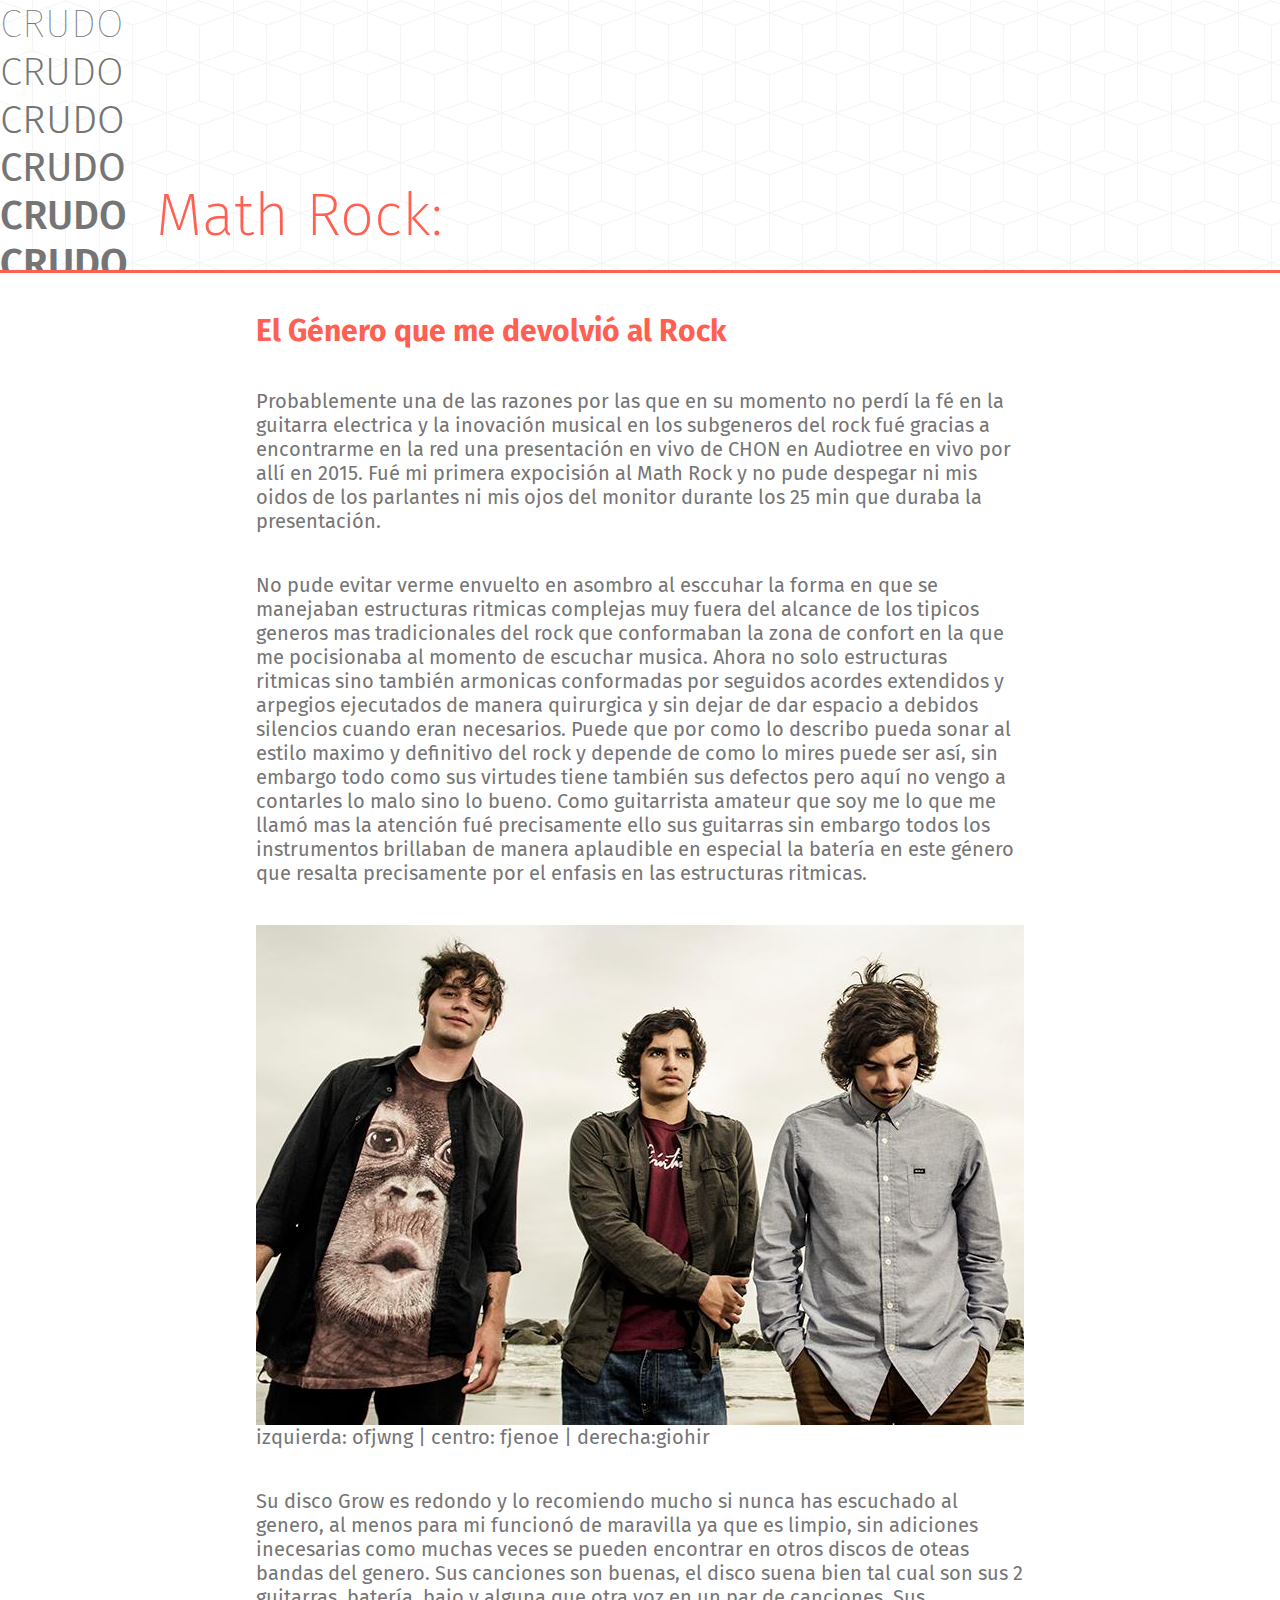
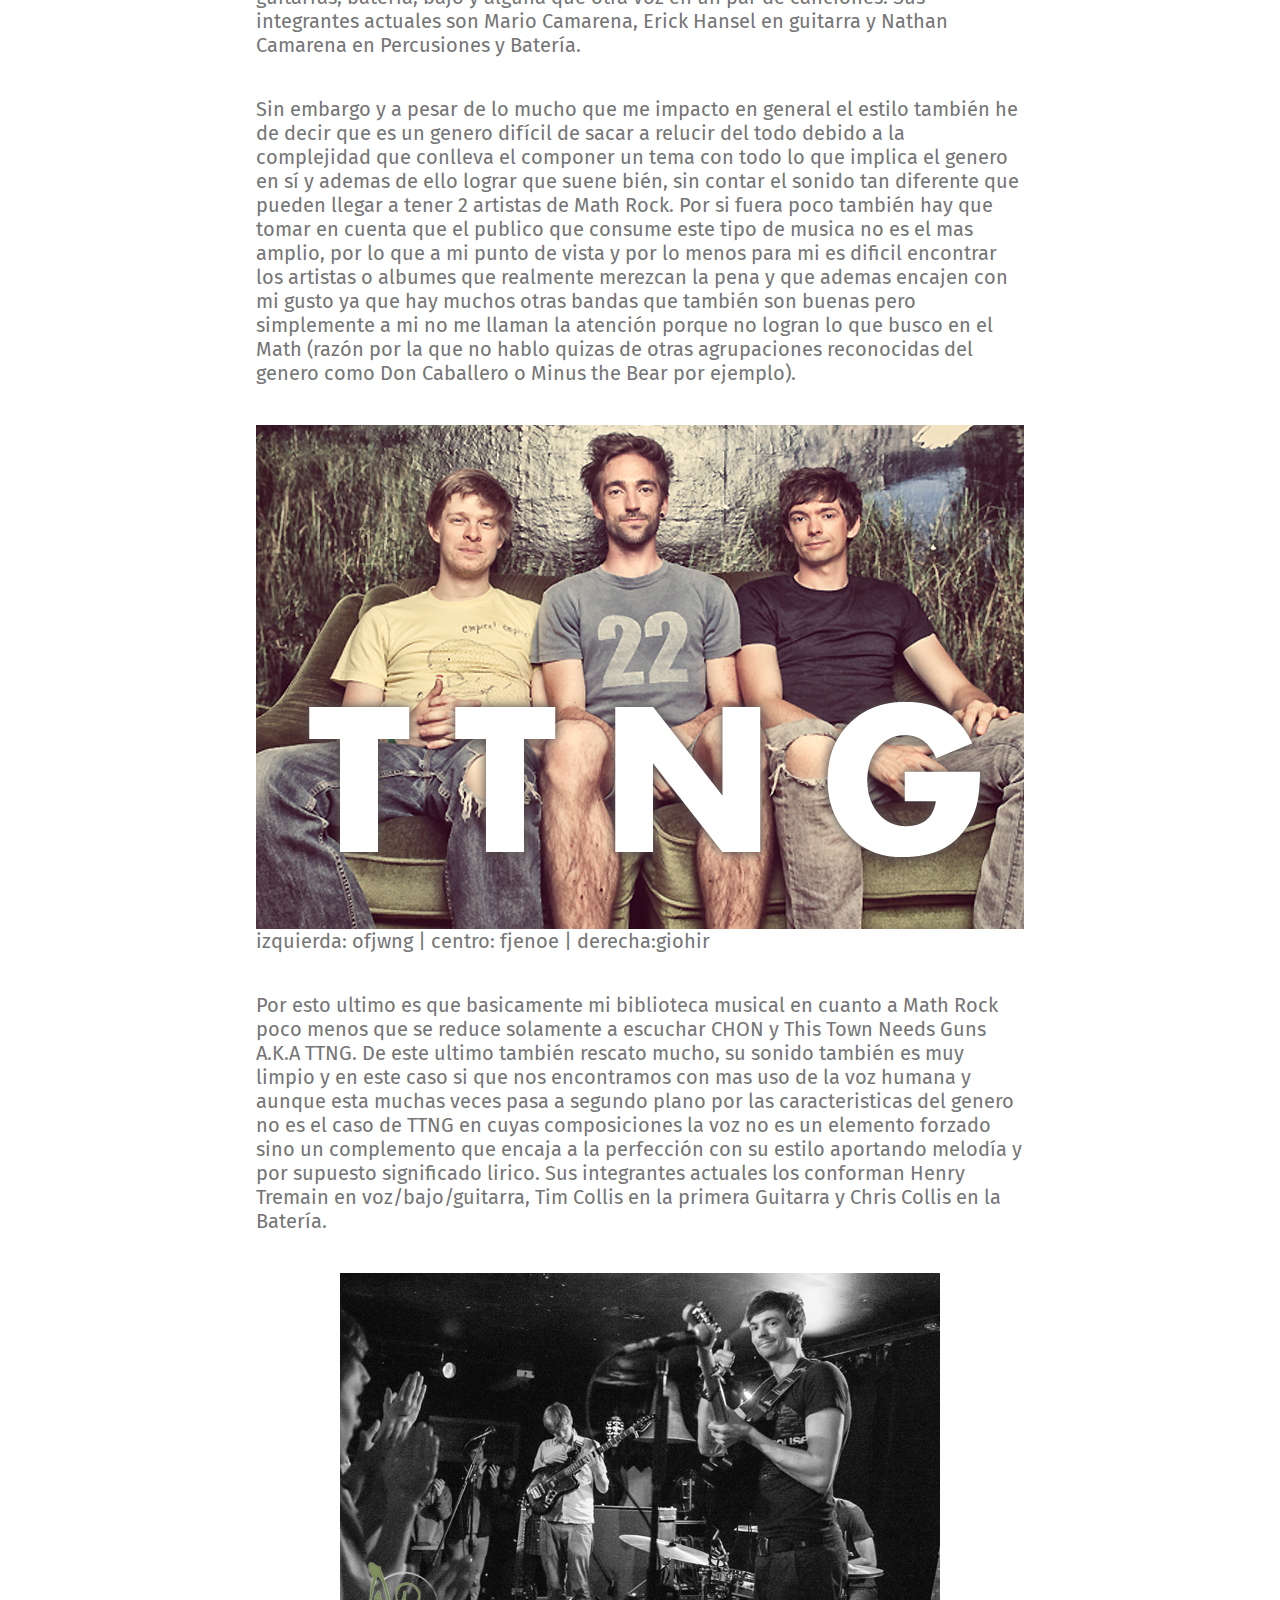
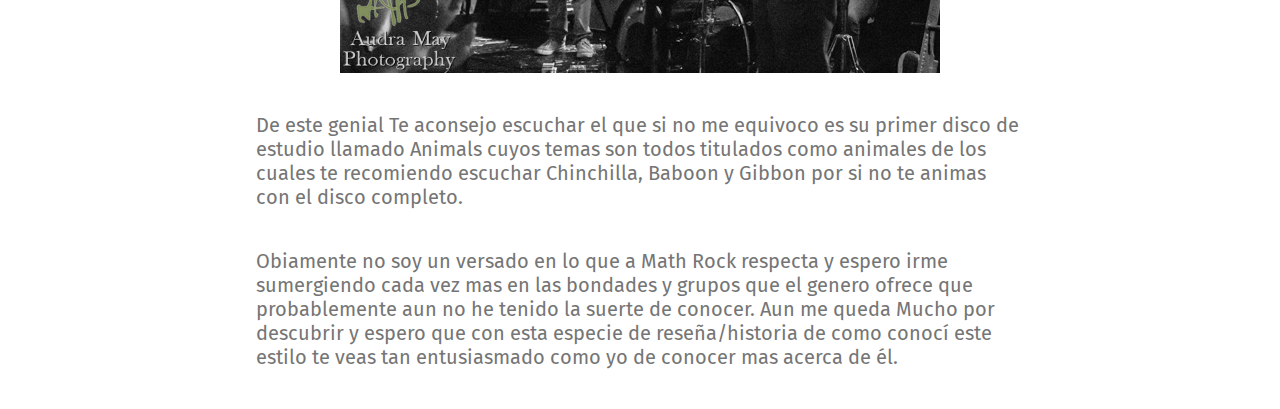
<file: post white/white.html>
<!DOCTYPE html>
<html lang="en">
<head>
	<link href="https://fonts.googleapis.com/css?family=Fira+Sans:100,200,300,400,500,600" rel="stylesheet">
	<link rel="stylesheet" href="style.css">
	<meta charset="UTF-8">
	<title>Document</title>
</head>
<body>
	<section class="top">
		<div>
			<header>
				<h2 class="t1 t">CRUDO</h2>
				<label class="t2 t">CRUDO</label>
				<label class="t3 t" >CRUDO</label>
				<label class="t4 t" >CRUDO</label>
				<label class="t5 t" >CRUDO</label>
				<label class="t6 t" >CRUDO</label>
			</header>
		</div>
		<h1>Math Rock:</h1>
	</section>
	<section class="bot">
		<div class="container">
			<h2 class="subt">El Género que me devolvió al Rock</h2>
			<div></div>
			<p> Probablemente una de las razones por las que en su momento no perdí la fé en la guitarra electrica y la inovación musical en los subgeneros del rock fué gracias a encontrarme en la red una presentación en vivo de CHON en Audiotree en vivo por allí en 2015. Fué mi primera expocisión al Math Rock y no pude despegar ni mis oidos de los parlantes ni mis ojos del monitor durante los 25 min que duraba la presentación.</p>
			<div></div>
			<p> No pude evitar verme envuelto en asombro al esccuhar la forma en que se manejaban estructuras ritmicas complejas muy fuera del alcance de los tipicos generos mas tradicionales del rock que conformaban la zona de confort en la que me pocisionaba al momento de escuchar musica. Ahora no solo estructuras ritmicas sino también armonicas conformadas por seguidos acordes extendidos y arpegios ejecutados de manera quirurgica y sin dejar de dar espacio a debidos silencios cuando eran necesarios. Puede que por como lo describo pueda sonar al estilo maximo y definitivo del rock y depende de como lo mires puede ser así, sin embargo todo como sus virtudes tiene también sus defectos pero aquí no vengo a contarles lo malo sino lo bueno. Como guitarrista amateur que soy me lo que me llamó mas la atención fué precisamente ello sus guitarras sin embargo todos los instrumentos brillaban de manera aplaudible en especial la batería en este género que resalta precisamente por el enfasis en las estructuras ritmicas.</p>
			<div></div>
			<picture><img src="img/CHON1.jpeg" alt="" height="60%"></picture>
			izquierda: ofjwng | centro: fjenoe | derecha:giohir
			<div></div>
			<P>Su disco Grow es redondo y lo recomiendo mucho si nunca has escuchado al genero, al menos para mi funcionó de maravilla ya que es limpio, sin adiciones inecesarias como muchas veces se pueden encontrar en otros discos de oteas bandas del genero. Sus canciones son buenas, el disco suena bien tal cual son sus 2 guitarras, batería, bajo y alguna que otra voz en un par de canciones. Sus integrantes actuales son Mario Camarena, Erick Hansel en guitarra y Nathan Camarena en Percusiones y Batería. </P>
			<div></div>
			<P>Sin embargo y a pesar de lo mucho que me impacto en general el estilo también he de decir que es un genero difícil de sacar a relucir del todo debido a la complejidad que conlleva el componer un tema con todo lo que implica el genero en sí y ademas de ello lograr que suene bién, sin contar el sonido tan diferente que pueden llegar a tener 2 artistas de Math Rock. Por si fuera poco también hay que tomar en cuenta que el publico que consume este tipo de musica no es el mas amplio, por lo que a mi punto de vista y por lo menos para mi es dificil encontrar los artistas o albumes que realmente merezcan la pena y que ademas encajen con mi gusto ya que hay muchos otras bandas que también son buenas pero simplemente a mi no me llaman la atención porque no logran lo que busco en el Math (razón por la que no hablo quizas de otras agrupaciones reconocidas del genero como Don Caballero o Minus the Bear por ejemplo). </P>
			<div></div>
			<picture><img src="img/TTNG.jpg" alt="" widht="600px"></picture>
			izquierda: ofjwng | centro: fjenoe | derecha:giohir
			<div></div>
			<P> Por esto ultimo es que basicamente mi biblioteca musical en cuanto a Math Rock poco menos que se reduce solamente a escuchar CHON y This Town Needs Guns A.K.A TTNG.
De este ultimo también rescato mucho, su sonido también es muy limpio y en este caso si que nos encontramos con mas uso de la voz humana y aunque esta muchas veces pasa a segundo plano por las caracteristicas del genero no es el caso de TTNG en cuyas composiciones la voz no es un elemento forzado sino un complemento que encaja a la perfección con su estilo aportando melodía y por supuesto significado lirico. Sus integrantes actuales los conforman Henry Tremain en voz/bajo/guitarra, Tim Collis en la primera Guitarra y Chris Collis en la Batería.</P>
			<div></div>
			<picture><img src="img/TTNG2.jpg" alt=""></picture>
			<div></div>
			<P> De este genial Te aconsejo escuchar el que si no me equivoco es su primer disco de estudio llamado Animals cuyos temas son todos titulados como animales de los cuales te recomiendo escuchar Chinchilla, Baboon y Gibbon por si no te animas con el disco completo.</P>
			<div></div>
			<P> Obiamente no soy un versado en lo que a Math Rock respecta y espero irme sumergiendo cada vez mas en las bondades y grupos que el genero ofrece que probablemente aun no he tenido la suerte de conocer. Aun me queda Mucho por descubrir y espero que con esta especie de reseña/historia de como conocí este estilo te veas tan entusiasmado como yo de conocer mas acerca de él.</P>
		</div>
		<div></div>
	</section>
	<footer></footer>
</body>
</html>
</file>
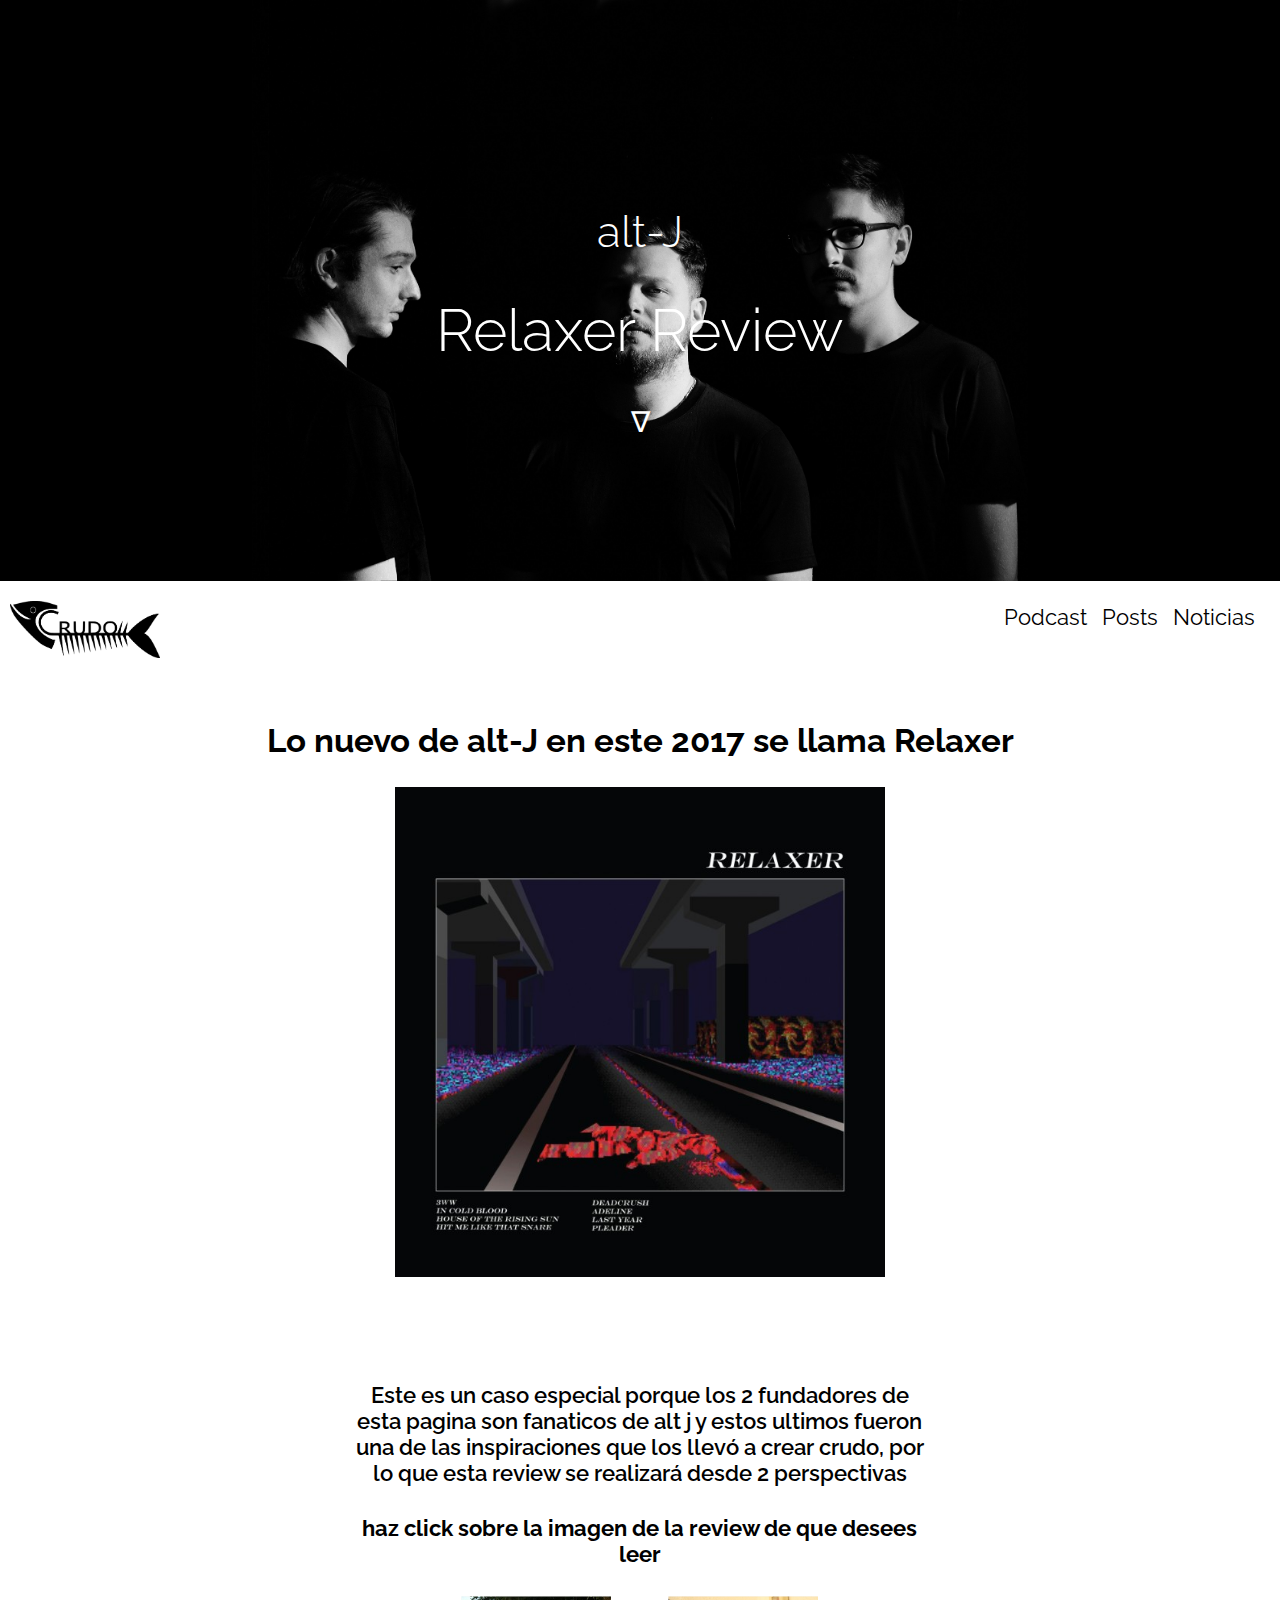
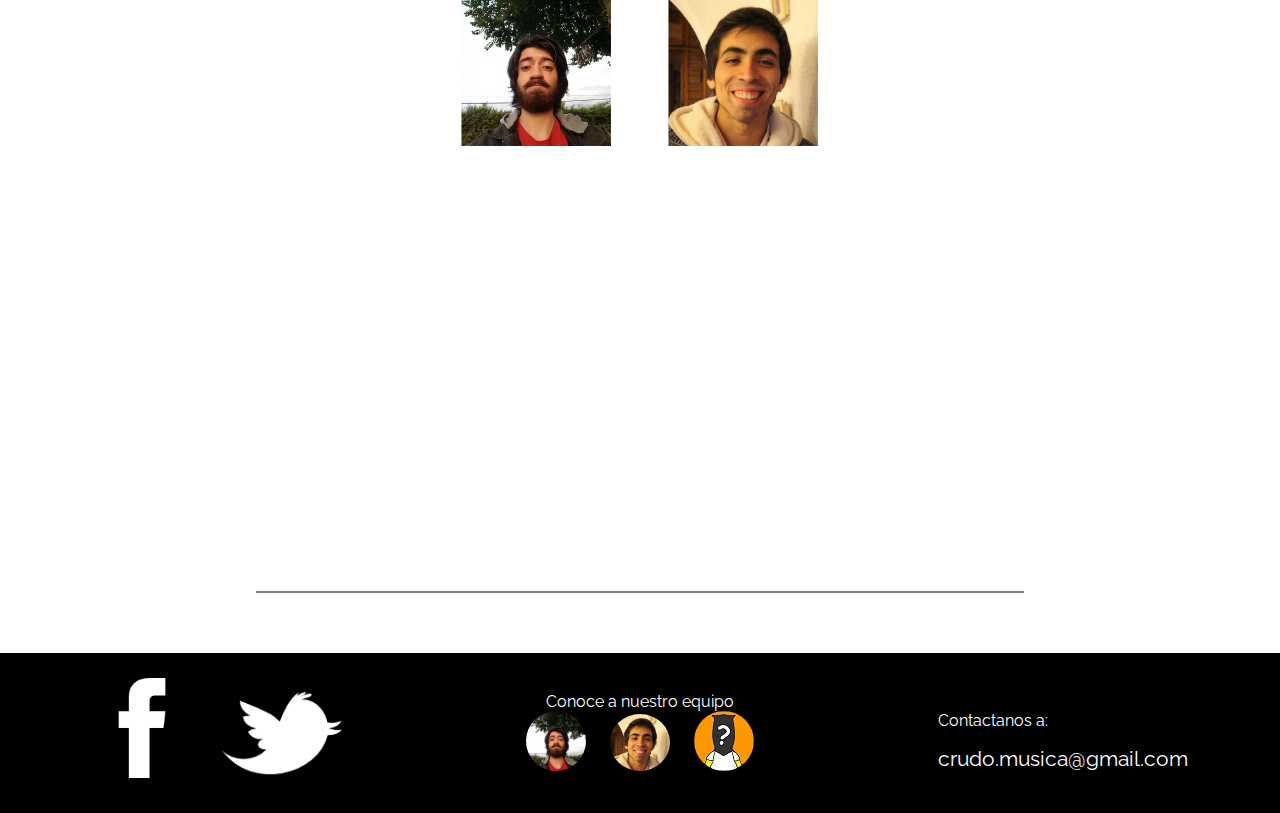
<file: relaxer/relaxer.html>
<!DOCTYPE html>
<html lang="en">
<head>
	<link href="https://fonts.googleapis.com/css?family=Raleway:300|400|600" rel="stylesheet">
	<link rel="stylesheet" href="style.css">
	<meta charset="UTF-8">
	<title>Relaxer Review</title>
</head>
<body>
	<header>
		
		<div class="title">

			<h2>alt-J</h2>
			<h1>Relaxer Review</h1>
			<span>&#8711</span>

		</div>
		<div class="fullscreen-bg">
		    <video loop muted autoplay poster="img/altjbg.jpg" class="fullscreen-bg__video" plays-inline width='80%'>
		        <source src="video/3ww.webm" type="video/webm">
		        <source src="video/3ww.mp4" type="video/mp4">
		        <source src="video/3ww.ogv" type="video/ogg">
		    </video>
		</div>

	</header>
	
	<section class="hdr">
		<a href="../index.html" class="crudo">		
			<img src="img/crudologo.png" class="logo" alt="CRUDO" width="150px">
		</a>
		<nav>
			<ul>
				<a href=""><li>Podcast</li></a>
				<a href=""><li>Posts</li></a>
				<a href=""><li>Noticias</li></a>
			</ul>
		</nav>
	</section>


	<section class="content">

		<h2>Lo nuevo de alt-J en este 2017 se llama Relaxer</h2>
		<figure>
			<picture><img src="img/relaxer.jpg" alt="" width="60%"></picture>
			
		</figure>

		<div class="versiones">
			<p>Este es un caso especial porque los 2 fundadores de esta pagina son fanaticos de alt j y estos ultimos fueron una de las inspiraciones que los llevó a crear crudo, por lo que esta review se realizará desde 2 perspectivas</p>
			<h4>haz click sobre la imagen de la review de que desees leer</h4>
			<button class="guillermo au" id="guillermo" onclick="f1()"></button>
			<button class="roberto au" id="roberto" onclick="f2()"></button>
		</div>
		<div class="espaciador" id="espaciador">
			
		</div>






		<div class="G1 esconder" id="G1">
			
			<p>
				El 3 de marzo se dio comienzo a la expectación de este nuevo disco a través de sus redes sociales por medio de un audio subtitulado "00110011 01110111 01110111", bytes que se traducen como "3WW" que fue el nombre del primer track liberado por la banda solo 3 días después, seguido por "In cold blood" que fue lanzada el 29 de marzo y posteriormente "Adeline" solo un par de días antes del lanzamiento oficial del nuevo disco el día 2 de junio de este presente año 2017. 
			</p>
			<div></div>
			<p>
				La forma en que manejaron el periodo anterior al lanzamiento del 2 de junio fue muy buena a mi modo de ver, generando mucho hype entre sus seguidores (incluyéndome) y no era para menos si sacaron hasta su propio videojuego que puedes encontrar en su <a href="http://altjband.com/relaxer/" class="linkex">web oficial</a>, el cual está diseñado por Osamu Sato y es una recreación del juego de playstation titulado LSD (de 1998) del mismo Osamu. No está demás señalar que el arte del disco y otros diseños promocionales fueron sacados de dicho juego. A esto hay que añadir sus presentaciones en vivo pre-lanzamiento en programas como el de Jools holland, jimmy kimel, jimmy fallon, Tiny Desk, BBC… entre otros, que en general fueron bastante buenas.
			</p>
			<div></div>
			<img src="img/altj1.jpg" alt="" width="100%">
			<div></div>
			<p>
				He de decir que la primera vez que lo escuché completo me pareció extraño y no pude evitar poner alguna que otra mueca cuando escuche algunas canciones, pero al igual que pasa con muchos de los más grandes discos o bandas a los que me he aficionado en mi vida comienzan a gustarte cuando lo descubres, recalco: NO CUANDO LO ESCUCHAS, sino cuando lo admiras y como dije "Descubres" que tiene para ofrecerte. 
			</p>
			<div></div>
			<p>
				El disco en general me recordó un poco al Piper at the Gates of Dawn y lo digo con el debido respeto que se merece el primer disco de Pink Floyd. En mi opinión el álbum es más experimental de lo que podría haber intuido, pero sí que podía esperarse viniendo de una banda como alt-J de la cual gran parte de su material lo definiría como Art Rock (rock-arte) mezclado a veces con folk inglés y toques indie. 
			</p>
			<div></div>
			<p>
				En su totalidad es un buen álbum a mi parecer y de hecho me gustó mucho después claro de haberlo oído varias veces. Aunque si he de decir que es menos cohesivo que los 2 anteriores de la agrupación cosa que al menos yo rescato mucho de los materiales discográficos y con esto me refiero a la congruencia de las ideas musicales que se generan al ir recorriendo cada uno de sus elementos en orden, por supuesto esto no significa que no posea cohesión alguna sino simplemente que no la posee del modo al que nos tenía acostumbrado el conjunto con sus 2 anteriores trabajos. 
			</p>
			<p>
				Con esto me refiero en palabras sencillas a que eché de menos la falta de lo que son aquellos tracks que generan puentes entre focos musicales del disco como lo son “Intro” y los Interludios de “An Awesome Wave” y como fueron “Intro” y cada fase de “Nara” en “This Is All Yours”, dejando la responsabilidad de cohesionar “Relaxer” solo a sus temas principales (aunque podría considerarse a “Last Year” + “Pleader” como un Outro) cosa que no necesariamente es mala sino simplemente distinto y gracias a la cual también el disco fue más corto. Pero no mal interpreten, al menos yo quedé con ganas de más.
			<div></div>
			<p>
				 Evidentemente al ser un disco más corto posee menos Killer Tracks (como me gusta llamarlos), que son aquellos temas que en el fondo llegan más a las masas, aquellos que más “pegan” o que podrían sonar más en la radio como lo sería claramente “Breezeblocks” en su primer álbum que sin ser necesariamente su mejor canción (aunque sí muy buena), es la más famosa. En este apartado a mi parecer queda por debajo de los demás discos, aunque esto no tiene mucha relevancia a menos que solo quieras escuchar uno o dos temas cientos de veces, pero asumiendo que te guste la música como un arte y prefieres apreciar una composición completa entonces esto no debería ser un problema para ti.
			</p>
			<div></div>
			<p>
				En cuanto al sonido del disco prefiero no adelantarme demasiado ya que no tendré una opinión definitiva hasta haberlo escuchado en un formato sin compresión y no simplemente en youtube/Spotify (sí, subieron todas las canciones gratis a su canal de youtube por si te lo preguntabas). Pero por ahora puedo decir vagamente que puede que esté por encima al menos del An Aweosome Wave y por debajo de This Is All Yours, pero no está nada escrito en piedra por ahora.
			</p>
			<div></div>
			<p>
				Hablando un poco más de lo que son los tracks propiamente dicho, lo primero es que los escuchen. Hecho esto y hablando en orden:			</p>
			<div></div>
			<p>
				Pienso que 3WW no puede ser mejor tema para comenzar un disco, es casi un intro como anteriormente había comenzado los discos esta banda, pero evidentemente con mucho más contenido siendo para mi uno de los temas que más disfruto al escuchar individualmente (díganme si no es el tema perfecto para despertarse en las mañanas). 
			</p>
			<div></div>
			<p>
				In Cold Blood y Deadcrush son claramente lo más semejante a un Killer track a mi parecer (en cuanto a In Cold Blood el ser una canción explicita puede ponerle problemas en ese aspecto) y 2 muy buenos temas por cierto. Me gustaría mencionar que Deadcrush posee un pequeño guiño o Easter Egg a Intro de An Aweome Wave en el minuto 2:05 donde suena el mismo Yeah del tema nombrado.
			</p>
			<div></div>
			<p>
				Si nos referimos a The House of the Rising Sun es complicado hablar de un cover (siempre es complicado hablar de un cover si hablamos de alt-J como por ejemplo la parte final de Leaving Nara que basicamente es una reversión de Lovely Day escrita por Bill Withers), si tomas como referencia la versión de The Animals la verdad es que son 2 canciones completamente diferentes. Cuenta una historia completamente distinta, son musicalmente muy diferentes, y lo único que comparten son el nombre y los primeros 2 versos de letra. En lo que a mí respecta son 2 canciones aparte y por lo tanto no tiene sentido compararlas (solo hay que amar ambas jaja).
			</p>
			<div></div>
			<p>
				 La verdad es que The house of The Rising Sun (en español la casa del sol naciente) es una canción de Folklore Estadounidense cuyo autor no se conoce y que ha sido versionada en muchas ocasiones siendo la más famosa la versión de The Animal. En algunas versiones, el tema se interpreta desde la perspectiva de una mujer que sigue a un apostador a Nueva Orleans y que termina prostituyéndose en La Casa del Sol Naciente. The Animals la interpretó desde la perspectiva de un hombre, jugador y borracho, que cuenta cómo ha perdido su vida inmerso en pecado y miseria. Mientras que alt-J narra la historia de un infante cuyo padre es un adicto al juego y un alcohólico que frecuenta la casa del sol naciente.
			</p>
			<div></div>
			<p>
				Hit me Like That Snare es probablemente la canción más rara de todo el disco, puede ser una mezcla extraña entre un sonido folk/rock/progresivo/garaje/etc y es que hasta una parte de la canción esta en japonés (aunque sean solo la cuenta del 1 al 10 jaja) sin embargo no es la primera vez que incorporan otro idioma, solo es cosa de recordar “Matilda” que en una de sus múltiples repeticiones del coro este es cantado en francés o algunas palabras en español agregadas a” something good”. La canción en sí es tal vez la más difícil de digerir de todo Relaxer pero al menos para mí suena exactamente como me esperaba que sonara una canción que se llama Golpeame como a esa caja (de batería, tarola o redoblante) y a pesar de que desencaja tal vez un poco con la línea de sonido del resto del disco si me parece que está bien lograda y que suena como sus autores querían que la escucharamos.
			</p>
			<div></div>
			<p>
				Por último, decir que los 3 ultimos temas eran exactamente lo que me esperaba de alt-J y es que son los 3 temas que posiblemente más se asemejan a su sonido de antaño con un motivo mucho más suave, artístico y delicado. Pleader en particular me parece un buen cierre para Relaxer añadiendo ese toque de sonido Folk Britanico y dejándonos a la espera de oír aquel siguiente tema que lamentablemente para nosotros no existe y por el cual tendremos que aguantar hasta el próximo trabajo discográfico de estos músicos, trabajo que espero con mucha ansia desde ya.
			</p>

		</div>







		<div class="R1 esconder" id="R1">
			
			<p>
				Si una banda que se tenía cantado su regreso este 2017, esa era alt-J, es difícil pensar que en tan solo 5 años de su formación ya van en su tercer disco de estudio, es eso lo que analizaremos con detenimiento, así es señores, preparen sus retinas para una reseña tajante y por supuesto “cruda” de lo que podría ser el trabajo más alternativo de la banda, esto es “Relaxer” la reseña.
			</p>
			<div></div>
			<p>
				Partimos nuestro viaje con “3WW” o “three worn words “para los más bilingües, fue el primer adelanto que filtró la banda antes del lanzamiento oficial del disco, una canción que con el tiempo ya se ha convertido en un éxito, de la estructura de la canción, no hay que nada que discutir, una estructura bastante equilibrada, ningún elemento esta demás, la colaboración de Ellie rowsell en la voz va como anillo al dedo y de la versión en vivo de este tema es digno de aplaudir.
			</p>
			<div></div>
			<p>
				Seguimos con “In cold blood”, tema que también se filtró (cabe decir que tanto in cold blood y 3ww ya poseen video clip) “01110011” aún sigo intentando entender que significa ese código binario... En fin, el tema te saca del mantra de 3ww, cosa que no es mala, pero le quita el dinamismo al álbum, vendría siendo algo así como el fitzpleasure del relaxer (tema del primer disco de alt-J).
			</p>





			<div></div>
			<img src="img/altj1.jpg" alt="" width="100%">
			<div></div>

			<p>
				Otro tema en cual me quise detener fue “House of the rising sun”, uno ve el título y lo primero que dice “oh un cover “, tiene partes del clásico de The Animals pero obviamente con el sello de alt-J, incluso cambios en la letra y un coro aparte, admito que no soy el más fan de esta adaptación, a la larga se vuelve un poco tediosa, pero se admira que no hayan hecho una adaptación fiel a la original y hayan experimentado.
			</p>
			<div></div>
			<p>
				Seguimos con “Deadcrush” debo decir que como gran fan de los punteos (en guitarra) y las distorsiones, la tonada es bastante confortante y el coro se vuelve bastante entretenido, buena rola.
			</p>
			<p>
				Seguimos con “deadcrush” debo decir que como gran fan de los punteos (en guitarra) y las distorsiones, la tonada es bastante confortante y el coro se vuelve bastante entretenido, buena rola.
			</p>
			<div></div>
			<p>
				El tema que lo sigue es a destacar, hablamos de “Adeline”, cabe decir que este fue el tercer tema filtrado del disco, si bien yo lo escuche recién cuando lanzaron oficialmente el álbum, para mí es el mejor tema del disco. Tiene lo que buscamos y ya extrañábamos de los 2 discos anteriores, un comienzo tranquilo, acompañado de un raqueo pacifico sazonado con las voces armónicas de Joe y Gus, un puente que te deja en trance para luego despertarte de el con un coro angelical que no para hasta el final.
			</p>
			<div></div>
			<p>
				Ya vamos llegando a la cuesta final, nos encontramos con “Last year”, no podía faltar el tema acústico en el disco, la voz de Joe Newman se complementa bastante con las voces femeninas.
			</p>
			<div></div>
			<p>
				Finalmente, cerramos el telón con “Pleader”, un tema perfecto para finalizar nuestro viaje, se nota a distancia que Alt-j se toman el trabajo en serio en el tema en lo que es la introducción y la conclusión de sus trabajos. Un raqueo simple de entrada, una mezcla fluida de violines, se pueden escuchar unas arpas por ahí, recalco un comentario de un conocido, te deja con las ganas de escuchar el próximo tema.
			</p>
			<div></div>
			<p>
				En síntesis el álbum cumplió con las expectativas que tenía, debo decir que este es sino el trabajo más experimental de la banda, se enfocaron más en hacer temas de mayor duración y mayor cantidad de instrumentos, espero verlos en vivo. El único pero que le pondría seria la cantidad de temas, por alguna razón el álbum se hace muy breve, no te das cuenta y termina, puede ser porque al menos yo lo sentí bastante fluido, punto a favor.
			</p>
			<div></div>
			<p>
				El consejo  que doy es que a cada escucha se pone mejor. Muchas de sus canciones las vas a volver a reproducir después de un tiempo y si es que te gusta mucho el álbum, dirás que 8 canciones para un disco son muy pocas, lo digo por experiencia propia.
			</p>
			
		</div>
		
	</section>
	<section class="autor">
		<article class="G1 esconder" id="G2"> <img src="img/guillermo.jpg" alt="" width="50px">Guillermo Del Pino	
			<p>bla bla bla bla estudiante de ingieria bla bla bla guitarrista amteur bla bla bla</p>
		</article>
		<article class="R1 esconder" id="R2"> <img src="img/roberto.jpeg" alt="" width="50px">Roberto Avello	
			<p>bla bla bla bla estudiante de ingieria bla bla bla guitarrista amteur bla bla bla</p>
		</article>
	</section>

	<footer>
		<div class="social">
			<a href=""><img src="img/icon4.png" class="social1"></a>
			<a href=""><img src="img/icon5.png" class="social2"></a>
		</div>
		
		<div class="equipo">
			Conoce a nuestro equipo	
			<div>
				<img src="img/guillermo.jpg" alt="" width="60">
				<img src="img/roberto.jpeg" alt="" width="60">
				<img src="img/señorz.jpg" alt="" width="60">
			</div>

		</div>

		<div class="contacto">
			<p>Contactanos a: </p>
			<a href="mailto:crudo.musica@gmail.com">crudo.musica@gmail.com</a>	
		</div>

	</footer>


	<script>
		function f1() {
			const s = document.getElementById('espaciador')
			const G1 = document.getElementById("G1")
			const R1 = document.getElementById("R1")
			const G2 = document.getElementById("G2")
			const R2 = document.getElementById("R2")

			G1.className = 'G1'
			G2.className = 'G2'
			R1.className = 'R1'
			R2.className = 'R2'
			R2.classList.add('esconder')
			R1.classList.add('esconder')
			s.classList.add('esconder')
		}

		function f2() { 			
			const s = document.getElementById('espaciador')
			const G1 = document.getElementById("G1")
			const R1 = document.getElementById("R1")
			const G2 = document.getElementById("G2")
			const R2 = document.getElementById("R2")
			G1.className = 'G1'
			G2.className = 'G2'
			R1.className = 'R1'
			R2.className = 'R2'
			G2.classList.add('esconder')
			G1.classList.add('esconder')
			s.classList.add('esconder')
		}

	</script>
	
</body>
</html>
</file>
<file: style.css>
body {
	margin: 0;
	font-family: 'Raleway';
}

header {
	height: 80px;
	color: black;
	position: relative;
}


header nav {
	display: inline-block;
	position: absolute;
	right: 10px;
}

header nav ul {
	display: flex;
	list-style-type: none;
}

header nav ul li {
	font-size: 22px;
	line-height: 50px;
	padding-right: 15px;
}

header nav a {
	text-decoration: none;
	color: black;
}

footer {
	background-color: black;
	color: white;
	display: flex;
	align-items: center;
	display: flex;
	justify-content: space-around;
	padding: 20px 5px;
}

footer a {
	color: white;
	text-decoration: none;
}


footer div {
	margin: 0;
	width: 250px;
}

.contenido a {
	text-decoration: none;
	color: black;
}

.dp {
	width: 517px;
	font-size: 23px;
	color: white;
	margin: 100px 80px;
	padding: 40px;
	text-align: center;
	display: flex;
	flex-direction: column;
	animation: appear 3s;
}

.dp p {
	animation: appear 7s;
}

.dest {
	text-decoration: none;
}

.dp h1 {
	font-size: 31px;
}
/* poner esto para el responsive en celulares
.dp p {
	font-size: 17px;
}*/

.logo {
	margin-top: 12px;
	margin-left: 10px;
}

.destacado {
	background-color: black;
	background-image: url(relaxer/img/altjbg.jpg);
	background-size: 55%;
	background-position: left bottom;

	background-repeat: no-repeat;
	height: 80vh;
	display: flex;
	justify-content: flex-end;
}

.contenido {
	font-size: 40px;
	margin-bottom: 40px;
	border-bottom: solid black;
}


.qo {
	width: 60%;
	margin: auto;
	text-align: center;
	border-top: 2px solid grey;
}






/*footer social*/

.social {
	height: 120px;
	display: flex;
	justify-content: space-between;

}

.social1 {
	margin-top: 5px;
	height: 100px;

}
.social2 {
	height: 120px;
}





.artc {
	background-color: white;
	height: 227px;
	width: 90%;
	font-size: 17px;
	overflow: hidden;
	margin: auto;
	margin-top: 5px;
	display: flex;
	overflow: hidden;
	-webkit-clip-path: polygon(15% 0, 100% 0%, 85% 100%, 0% 100%);
	clip-path: polygon(6% 0, 100% 0%, 94% 100%, 0% 100%);
	position: relative;
}


.artc article {
	color: white;
	background-color: black;
	height: 180px;
	width: 280px;
	border: 2px solid white;
	border-radius: 10px;
	text-align: center;
	vertical-align: middle;
	margin: 2px 10px;
	padding: 20px;
	position: absolute;
	line-height: 17px;
}

.artc a {
	text-decoration: none;
	color: white;
}


.ra {
	display: inline-block;
	font-weight: 300;
	font-size: 40px;
	margin: 10px 0 10px 10px;
}




#ar1 {
	margin-left: 0px;
	-webkit-animation: desp 59s  linear infinite;
	-moz-animation: desp 59s  linear infinite;
	-ms-animation: desp 59s  linear infinite;
	-webkit-transform: translate(-4000px);
	-moz-transform: translate(-4000px);
	-ms-transform: translate(-4000px);
}
#ar2 {
	margin-left: 400px;
	-webkit-animation: desp 59s  linear infinite;
	-moz-animation: desp 59s  linear infinite;
	-ms-animation: desp 59s  linear infinite;
	-webkit-transform: translate(-4000px);
	-moz-transform: translate(-4000px);
	-ms-transform: translate(-4000px);
}
#ar3 {
	margin-left: 800px;
	-webkit-animation: desp 59s  linear infinite;
	-moz-animation: desp 59s  linear infinite;
	-ms-animation: desp 59s  linear infinite;
	-webkit-transform: translate(-4000px);
	-moz-transform: translate(-4000px);
	-ms-transform: translate(-4000px);
}
#ar4 {
	margin-left: 1200px;
	-webkit-animation: desp 59s  linear infinite;
	-moz-animation: desp 59s  linear infinite;
	-ms-animation: desp 59s  linear infinite;
	-webkit-transform: translate(-4000px);
	-moz-transform: translate(-4000px);
	-ms-transform: translate(-4000px);
}
#ar5 {
	margin-left: 1600px;
	-webkit-animation: desp 59s  linear infinite;
	-moz-animation: desp 59s  linear infinite;
	-ms-animation: desp 59s  linear infinite;
	-webkit-transform: translate(-4000px);
	-moz-transform: translate(-4000px);
	-ms-transform: translate(-4000px);
}


#ar01 {
	margin-left: 2000px;
	-webkit-animation: desp 59s  linear infinite;
	-moz-animation: desp 59s  linear infinite;
	-ms-animation: desp 59s  linear infinite;
	-webkit-transform: translate(-4000px);
	-moz-transform: translate(-4000px);
	-ms-transform: translate(-4000px);
}
#ar02 {
	margin-left:  2400px;
	-webkit-animation: desp 59s  linear infinite;
	-moz-animation: desp 59s  linear infinite;
	-ms-animation: desp 59s  linear infinite;
	-webkit-transform: translate(-4000px);
	-moz-transform: translate(-4000px);
	-ms-transform: translate(-4000px);
}
#ar03 {
	margin-left: 2800px;
	-webkit-animation: desp 59s  linear infinite;
	-moz-animation: desp 59s  linear infinite;
	-ms-animation: desp 59s  linear infinite;
	-webkit-transform: translate(-4000px);
	-moz-transform: translate(-4000px);
	-ms-transform: translate(-4000px);
}
#ar04 {
	margin-left: 3200px;
	-webkit-animation: desp 59s  linear infinite;
	-moz-animation: desp 59s  linear infinite;
	-ms-animation: desp 59s  linear infinite;
	-webkit-transform: translate(-4000px);
	-moz-transform: translate(-4000px);
	-ms-transform: translate(-4000px);
}
#ar05 {
	margin-left: 3600px;
	-webkit-animation: desp 59s  linear infinite;
	-moz-animation: desp 59s  linear infinite;
	-ms-animation: desp 59s  linear infinite;
	-webkit-transform: translate(-4000px);
	-moz-transform: translate(-4000px);
	-ms-transform: translate(-4000px);
}

#ar11 {
	margin-left: 4000px;
	-webkit-animation: desp 59s  linear infinite;
	-moz-animation: desp 59s  linear infinite;
	-ms-animation: desp 59s  linear infinite;
	-webkit-transform: translate(-4000px);
	-moz-transform: translate(-4000px);
	-ms-transform: translate(-4000px);
}
#ar12 {
	margin-left:  4400px;
	-webkit-animation: desp 59s  linear infinite;
	-moz-animation: desp 59s  linear infinite;
	-ms-animation: desp 59s  linear infinite;
	-webkit-transform: translate(-4000px);
	-moz-transform: translate(-4000px);
	-ms-transform: translate(-4000px);
}
#ar13 {
	margin-left: 4800px;
	-webkit-animation: desp 59s  linear infinite;
	-moz-animation: desp 59s  linear infinite;
	-ms-animation: desp 59s  linear infinite;
	-webkit-transform: translate(-4000px);
	-moz-transform: translate(-4000px);
	-ms-transform: translate(-4000px);
}
#ar14 {
	margin-left: 5200px;
	-webkit-animation: desp 59s  linear infinite;
	-moz-animation: desp 59s  linear infinite;
	-ms-animation: desp 59s  linear infinite;
	-webkit-transform: translate(-4000px);
	-moz-transform: translate(-4000px);
	-ms-transform: translate(-4000px);
}
#ar15 {
	margin-left: 5600px;
	-webkit-animation: desp 59s  linear infinite;
	-moz-animation: desp 59s  linear infinite;
	-ms-animation: desp 59s  linear infinite;
	-webkit-transform: translate(-4000px);
	-moz-transform: translate(-4000px);
	-ms-transform: translate(-4000px);
}




.wrapper {
	position: relative;
}


.aa {
	-webkit-clip-path: polygon(0 0, 50% 100%, 100% 0);
	clip-path: polygon(0 0, 50% 100%, 100% 0);
	background-color: black;
	height: 5vw;
	width: 5vw;
	padding: 0;
	margin: 0;
	border: 0;
	position: absolute;
	top: 0px;
	left: 15px;
/*	transform: rotate(-5deg);*/
}

.as {
	-webkit-clip-path: polygon(50% 0%, 0% 100%, 100% 100%);
	clip-path: polygon(50% 0%, 0% 100%, 100% 100%);
	background-color: black;
	height: 5vw;
	width: 5vw;
	padding: 0;
	margin: 0;
	border: 0;
	position: absolute;
	bottom: 0px;
	right: 15px;
/*	transform: rotate(-5deg);*/

}



.bot {
	display: flex;
	margin-top: 60px;
	justify-content: space-around;
	flex-wrap: wrap;
}

.posts{
/*	margin-left: 20px;*/
	padding: 20px;
	background-color: white;
	color: black;
	border-radius: 20px;
	display: flex;
	justify-content: space-around;
	flex-wrap: wrap;
}


.posts a{
	color: black;

}

.posts  h2{
	font-size: 26px;
	font-weight: 300 ;
	text-align: center;
	margin-top: 5px;
}

.posts article {
/*	margin: 20px 0 80px 30px;*/
	display: flex;
	flex-direction: column;
/*	padding: 5px;*/
	text-align: center;
}

.posts article img {
	width: 200px;
	height: 200px;
	border: 1px solid white;
	padding: 8px;
	transition: 0.3s;

}

.ipo:hover {
	border: 1px solid black;
	padding: 8px;
}



.posts article p{
	width: 400px;
	font-size: 20px;
	margin-left: 20px ;
}





.leer {
	font-size: 20px;
	font-weight: 600;
	display: block
}


.bot2 {
	margin-top: 10px;
	margin-bottom: 40px;
}



.pla {
	display: flex;
	flex-direction: column;
	text-align: center;
	justify-content: center;
	margin-top: 0px;
}


.pl {
	margin: auto;
	margin-top: 0;
}

.pl h3{
	font-weight: 300;
	font-size: 35px;
}


.equipo{
	text-align: center;
}

.equipo img {
	border-radius: 50%;
	margin-left: 10px;
	margin-right: 10px;
}



.contacto a {
	font-size: 21px;
}






.maspost {
	width: 200px;
	height: 60px;
	background-color: black;
	color: white;
	display: flex;
	align-items: center;
	justify-content: center;
	text-align: center;
	padding: 5px;
	transition: 0.3s;
	font-size: 20px;
	margin: auto;
	border: solid black 1px 1px 0 1px;
}

.maspost:hover {

	background-color: white;
	color: black;
}





.artc:hover .ar01 {
	-webkit-animation-play-state: paused;
    -moz-animation-play-state: paused;
    -o-animation-play-state: paused;
    animation-play-state: paused;
} 






button:focus {
	outline: 0;
}



header nav ul li:hover {
	text-decoration: underline;
}

@keyframes appear {
  0% {
    opacity: 0;
  }
  100% {
    opacity: 1;
  }
}

@-webkit-keyframes desp {
	100% {
		-webkit-transform: initial;
		-moz-transform: initial;
		-ms-transform: initial;
	}
}

@keyframes desp {
	100% {
		-webkit-transform: initial;
		-moz-transform: initial;
		-ms-transform: initial;
	}
}
</file>
<file: kasabian/style.css>
/*
color letras FF6052*/
/*otro color letras 757575*/



body {
	margin: 0;
	font-family: 'Raleway';
	color: #757575;
}


header {
	height: 80px;
	color: black;
	position: relative;
}


header nav {
	display: inline-block;
	position: absolute;
	right: 10px;
}

header nav ul {
	display: flex;
	list-style-type: none;
}

header nav ul li {
	font-size: 22px;
	line-height: 50px;
	padding-right: 15px;
}

header nav a {
	text-decoration: none;
	color: black;
	font-weight: 300;
}


h1{
	font-family: 'Raleway';
	font-weight: 200;
	font-size: 5vw;
	display: flex;
	color: black;
	margin: 0;
	margin-top: 400px;
	margin-left: 100px;
}

picture {
	display: flex;
	justify-content: center;
}



.bgt{
	background-image: url(img/bg.jpg);
	background-size: cover; 
	background-position: center center;
	height: 500px;
	display: flex;
	justify-content: center;
	align-items: center;
}


.logo {
	margin-top: 12px;
	margin-left: 10px;
}



.subt {
	color: black;
	font-family: 'Fira Sans';
}


.t{
	font-family: 'Fira Sans';
	font-size: 40px;
	display: block;
}



.bot {
	border-top: solid black 3px;
	width: 100%;
}



.bot div {
	width: 60%;
	margin: 40px auto;
	font-family: 'Fira Sans';
	font-size: 20px;

}

.container {
	overflow: hidden;
}



/*footer*/

footer {
	background-color: #757575;
	color: white;
	display: flex;
	align-items: center;
	display: flex;
	justify-content: space-around;
	padding: 20px 5px;
}

footer a {
	color: white;
	text-decoration: none;
}


footer div {
	margin: 0;
	width: 250px;
}



.autor {
  width: 60%;
  margin: auto;
  font-size: 20px;
  border-top: 2px solid grey;
  margin-bottom: 60px;
  color: black;
}

.autor article {
  margin: 10px 0px;
}

.autor article p{
  font-size: 15px;
}

.autor article img{
  border-radius: 50%;
  margin-right: 10px;
}


.negras {
	color: black;
}


/*footer social*/

.social {
	height: 120px;
	display: flex;
	justify-content: space-between;

}

.social1 {
	margin-top: 5px;
	height: 100px;

}
.social2 {
	height: 120px;
}


.equipo{
	text-align: center;
}

.equipo img {
	border-radius: 50%;
	margin-left: 10px;
	margin-right: 10px;
}

.contacto a {
	font-size: 21px;
}


header nav ul li:hover {
	text-decoration: underline;
}
</file>
<file: mathrock/style.css>
/*
color letras FF6052*/
/*otro color letras 757575*/



body {
	margin: 0;
	font-family: 'Raleway';
	color: #757575;
}


header {
	height: 80px;
	color: black;
	position: relative;
}


header nav {
	display: inline-block;
	position: absolute;
	right: 10px;
}

header nav ul {
	display: flex;
	list-style-type: none;
}

header nav ul li {
	font-size: 22px;
	line-height: 50px;
	padding-right: 15px;
}

header nav a {
	text-decoration: none;
	color: black;
	font-weight: 300;
}


h1{
	font-family: 'Raleway';
	font-weight: 200;
	font-size: 80px;
	display: flex;
	color: white;
	margin: 0;
}

picture {
	display: flex;
	justify-content: center;
}



.bgt{
	background-image: url(img/bg.jpg);
	background-size: cover;
	height: 500px;
	display: flex;
	justify-content: center;
	align-items: center;
}


.logo {
	margin-top: 12px;
	margin-left: 10px;
}



.subt {
	color: black;
	font-family: 'Fira Sans';
}


.t{
	font-family: 'Fira Sans';
	font-size: 40px;
	display: block;
}



.bot {
	border-top: solid black 3px;
	width: 100%;
}



.bot div {
	width: 60%;
	margin: 40px auto;
	font-family: 'Fira Sans';
	font-size: 20px;

}

.container {
	overflow: hidden;
}



/*footer*/

footer {
	background-color: #757575;
	color: white;
	display: flex;
	align-items: center;
	display: flex;
	justify-content: space-around;
	padding: 20px 5px;
}

footer a {
	color: white;
	text-decoration: none;
}


footer div {
	margin: 0;
	width: 250px;
}

/*footer social*/

.social {
	height: 120px;
	display: flex;
	justify-content: space-between;

}

.social1 {
	margin-top: 5px;
	height: 100px;

}
.social2 {
	height: 120px;
}


.equipo{
	text-align: center;
}

.equipo img {
	border-radius: 50%;
	margin-left: 10px;
	margin-right: 10px;
}

.contacto a {
	font-size: 21px;
}


header nav ul li:hover {
	text-decoration: underline;
}
</file>
<file: post coffee/style.css>
body{
	background-color: #a60a24;
	color: white;
	font-family: helvetica;
}

header{
	font: italic bold 50px Georgia, Serif;
	text-shadow: -4px 3px 0 #a60a24, -14px 7px 0 #0a0e27;
}

section{
	text-align: center;
}

h1{
	font: italic bold 90px Georgia, Serif;
	text-shadow: -4px 3px 0 #a60a24, -14px 7px 0 #0a0e27;
}
</file>
<file: post indie/css/style.css>
body {
	background-image: url(../img/img-noise-361x370.png);
	font-family: 'Muli';
	font-size: 26px;
	font-weight: 300;
}

header {
	font-family: 'Barrio';
	font-size: 32px;
	color: #F4E0A3;
}

h1 {
	font-family: 'Barrio';
	font-size: 65px;
	text-shadow: -1px 0 #F4E0A3, 0 1px #F4E0A3, 1px 0 #F4E0A3, 0 -1px #F4E0A3;
}

.contenido {
	text-align: center;
	width: 70%;
	margin: auto;
	color: #F4E0A3;
}

.grit {
  -webkit-mask-image: url("../img/grit.png");
  mask-image: url("../img/grit.png");
}

.titulo {	
	margin: auto;
	margin-bottom: 80px;
	text-align: center;
}
</file>
<file: post modern/style.css>
* {
	padding: 0;
	margin: 0;
}

body {
	background-color: #0a0209;
	background-image: url(img/img-noise-361x370.png);
	color: #F0E8C4;
	padding: 0	;
	margin: 0;
}

h2 {
	color: #F0E8C4;
}

header {
	text-align: center;
	background-color: #23191A;
	border-bottom-style: solid;
	border-bottom-color: #635246;
	border-bottom-width: 8px;
	font-family: 'Kumar One';
	font-size: 20px;
	line-height: 100px;

}


.titulo {
	width: 79%;
	margin: auto;
	padding-left: 18px;
	font-family: 'Anton';
	font-size: 36px;
	text-shadow: -1px 0 #000000, 0 1px #000000, 1px 0 #000000, 0 -1px #000000;
	margin-bottom: 30px;
}

.contenido {
	width: 80%;
	margin: auto;
	font-family: helvetica;
	font-size: 20px;
}

.sep {
	height: 8px;
	background-color: #F0E8C4;
	width: 100%;
	margin-bottom: 80px
}
</file>
<file: post nature/style.css>
*{
	margin: 0;
}

body{
	margin: 0;
	padding: 0;
}

header {
	height: 500px;
	background-image: url(img/b.jpg);
	color: #422400;
}

h1 {
	font-size: 40px;
	font-family: 'Alfa Slab One';
	text-shadow: -1px 0 white, 0 1px white, 1px 0 white, 0 -1px white
}

h2 {
	font-size: 30px;
	font-family: 'Alfa Slab One';
	text-shadow: -1px 0 white, 0 1px white, 1px 0 white, 0 -1px white;
	
}

/*div {
	-webkit-mask-image: url("img/wood.png");
 	 mask-image: url("img/wood.png");

}
*/
</file>
<file: post vin/style.css>
body {
	background-image: url(img/shley-tree-2.png);
	background-color: #422811;
	color: #FFF6CD;
	font-family: 'Bitter';
}

header div {
	background-color: #FFF6CD;
	border-radius: 5%;
	width: 200px;
	height: 100px;
	text-align: center;
	line-height: 50px
}

header {
	color: black;
	display: flex;
	justify-content: center;
	font-family: 'Dancing Script';
	font-size: 20px;
	padding-top: 20px;
}

.titulo {
	font-family: 'Bitter';
	font-size: 60px;
	width: 60%;
	margin: auto;
	text-align: center;
	text-decoration: underline;

}

.contenido{
	width: 76%;
	margin: auto;
	font-size: 16px;
	text-align: center;
}
</file>
<file: post white/style.css>
/*
color letras FF6052*/
/*otro color letras 757575*/

*{
	margin: 0;
}

body {
	margin: 0;
	padding: 0;
	color: #757575;
}


h1{
	font-family: 'Fira Sans';
	font-weight: 200;
	font-size: 60px;
	display: flex;
	margin-top: 179px;
	margin-left: 28px;
	color: #FF6052;
	text-align: center;
}

picture {
	display: flex;
	justify-content: center;
}

.subt {
	color: #FF6052;
	font-family: 'Fira Sans';
}
.top {
	background-image: url(img/cubes.png);
	margin: 0;
	height: 270px;
	display: flex;
	overflow: hidden;
}


.t{
	font-family: 'Fira Sans';
	font-size: 40px;
	display: block;
}

.t1 {
	font-weight: 100;

}
.t2 {
	font-weight: 200;

}
.t3 {
	font-weight: 300;
}
.t4 {
	font-weight: 400;
}
.t5 {
	font-weight: 500;
}
.t6{
	font-weight: 600;	
}


.bot {
	border-top: solid #FF6052 3px;
	width: 100%;
}



.bot div {
	width: 60%;
	margin: 40px auto;
	font-family: 'Fira Sans';
	font-size: 20px;

}

.container {
	overflow: hidden;
}
</file>
<file: relaxer/style.css>
body {
  margin: 0;
  padding: 0;
  background-color: white;
  font-family: 'Raleway';
}

header {
  margin: 0;
  padding: 0;
  height: calc(80vw * 9 / 16 + 5px);
}


.hdr {
  height: 80px;
  color: black;
  position: relative;
}


.hdr nav {
  display: inline-block;
  position: absolute;
  right: 10px;
}

.hdr nav ul {
  display: flex;
  list-style-type: none;
}

.hdr nav ul li {
  font-size: 22px;
  line-height: 40px;
  padding-right: 15px;
}

.hdr nav a {
  text-decoration: none;
  color: black;
}


.fullscreen-bg {
  background-color: black;
  width: 100%;
  overflow: hidden;
  z-index: -100;
  background-color: black;
  position: absolute;
  top: 0;
  display: flex;
  justify-content: center;
  height: calc(80vw * 9 / 16 + 5px);


}

.fullscreen-bg__video {
    width: 80vw;

}

.title {
  font-size: 2.3vw;
  z-index: 100;
  position: relative;
  text-align: center;
  color: white;
  font-family: 'Raleway';
  padding-top: calc((80vw * 9 / 16 + 5px)/3.46) ;
  
}


.logo {
  margin-top: 20px;
  margin-left: 10px;
  animation: appear 3s;
}


.title h1 {
  font-weight: 300;
  animation: appear 6s;
  
}

.title h2 {
  font-weight: 300;
  animation: appear 3s;

}

.title span{
  animation: appearr 4s infinite;
}

.content {
  font-size: 22px;
  text-align: center;
  width: 70%;
  margin: auto;
  margin-top: 60px;
  font-family: 'Raleway';
  font-weight: 600;
  margin-bottom: 100px;
}



.autor {
  width: 60%;
  margin: auto;
  font-size: 20px;
  border-top: 2px solid grey;
  margin-bottom: 60px;
}

.autor article {
  margin: 10px 0px;
}

.autor article p{
  font-size: 15px;
}

.autor article img{
  border-radius: 50%;
  margin-right: 10px;
}

footer {
  background-color: black;
  color: white;
  display: flex;
  align-items: center;
  display: flex;
  justify-content: space-around;
  padding: 20px 5px;
}

footer a {
  color: white;
  text-decoration: none;
}


footer div {
  margin: 0;
  width: 250px;
}

/*footer social*/

.social {
  height: 120px;
  display: flex;
  justify-content: space-between;

}

.social1 {
  margin-top: 5px;
  height: 100px;

}
.social2 {
  height: 120px;
}

.equipo{
  text-align: center;
}

.equipo img {
  border-radius: 50%;
  margin-left: 10px;
  margin-right: 10px;
}

.contacto a {
  font-size: 21px;
}





.hdr nav ul li:hover {
  text-decoration: underline;
}




.versiones {
  width: 65%;
  margin: 100px auto;

}

.au{
  background-size: cover;
  width: 150px;
  height: 150px;
  padding: 0;
  margin: 0;
  border: 0;
}


.guillermo {
  background-image: url(img/guillermo.jpg);
  margin-right: 26px;
  transition: 0.8s ease;
  clip-path: polygon(0 0, 100% 0, 100% 100%, 0% 100%);


}

.roberto {
  background-image: url(img/roberto.jpeg);
  margin-left: 26px;
  transition: 0.8s ease;
  clip-path: polygon(0 0, 100% 0, 100% 100%, 0% 100%);
}

.guillermo:hover {
  clip-path: polygon(50% 0, 50% 0, 100% 100%, 0% 100%);

}
.roberto:hover {
  clip-path: polygon(50% 0, 50% 0, 100% 100%, 0% 100%);
}

.linkex{
  color: black;
}

.G1 div, .R1 div{
  height: 20px;
}



.esconder {
  display: none;
}
.espaciador {
  height: 240px;
}


button:hover {
  
}


button:focus {
  outline: 0;
}

@keyframes appear {
  0% {
    opacity: 0;
  }
  100% {
    opacity: 1;
  }
}

@keyframes appearr {
  0% {
    opacity: 0;
  }
  65% {
    opacity: 1;
  }
  100% {
    opacity: 0;
  }
}
</file>
